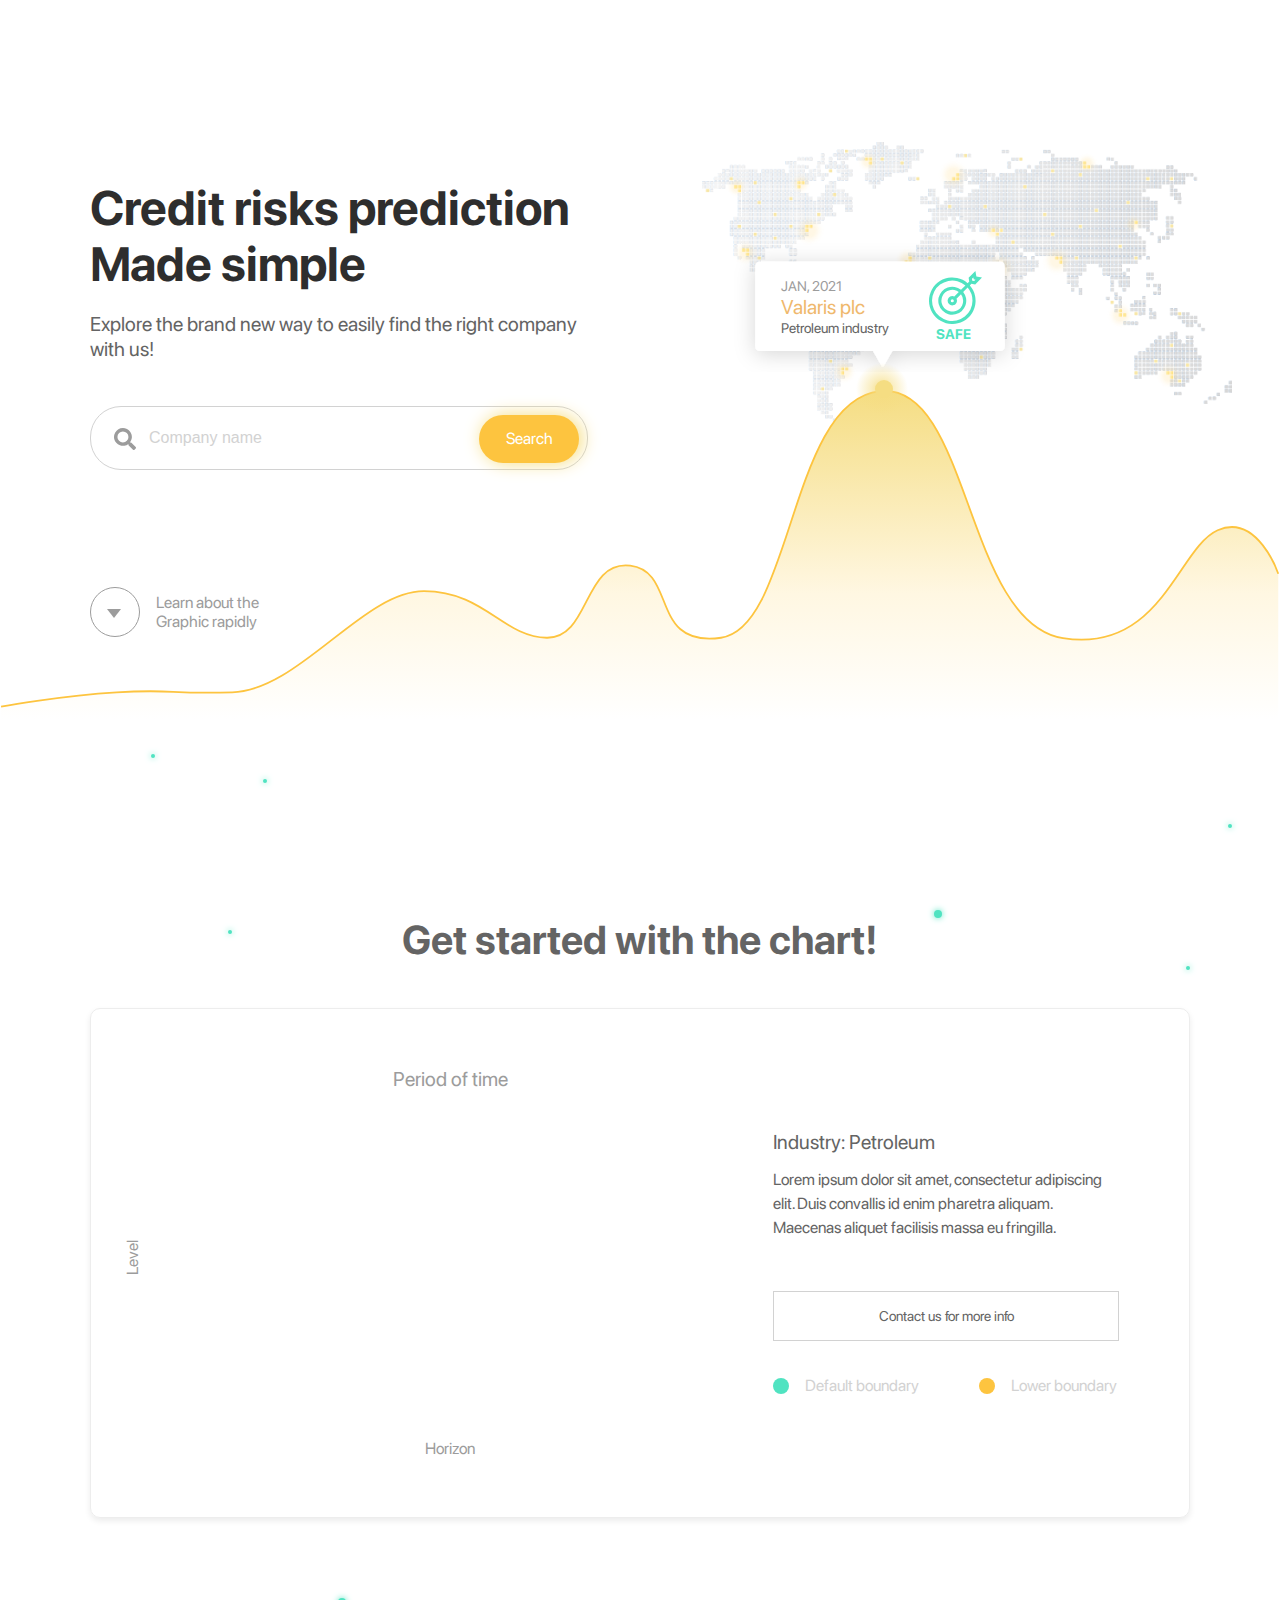
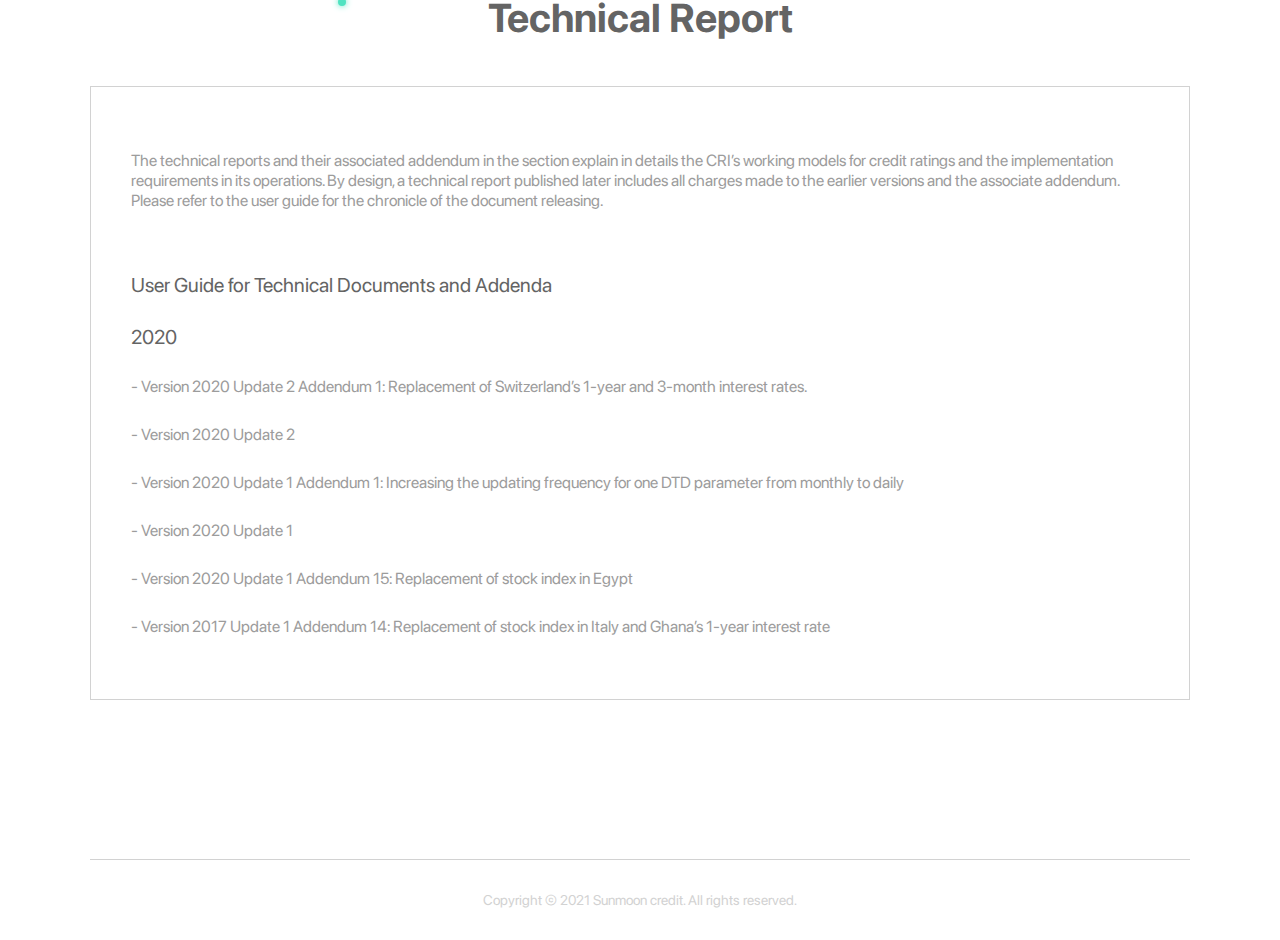
<file: index.html>
<!doctype html>
<html data-n-head-ssr lang="en" data-n-head="lang">
  <head data-n-head="">
    <title data-n-head="true">Sunmoon</title><meta data-n-head="true" charset="utf-8"><meta data-n-head="true" name="viewport" content="width=device-width,initial-scale=1"><meta data-n-head="true" data-hid="og:image" property="og:image" content="icon-single-logo.png"><meta data-n-head="true" data-hid="og:type" property="og:type" content="website"><meta data-n-head="true" data-hid="description" name="description" content="Credit risks prediction Made simple. Explore the brand new way to easily find the right company with us!"><meta data-n-head="true" data-hid="mobile-web-app-capable" name="mobile-web-app-capable" content="yes"><meta data-n-head="true" data-hid="apple-mobile-web-app-title" name="apple-mobile-web-app-title" content="nuxt-demo"><meta data-n-head="true" data-hid="theme-color" name="theme-color" content="black"><meta data-n-head="true" data-hid="og:title" name="og:title" property="og:title" content="nuxt-demo"><meta data-n-head="true" data-hid="og:site_name" name="og:site_name" property="og:site_name" content="nuxt-demo"><meta data-n-head="true" data-hid="og:description" name="og:description" property="og:description" content="Nuxt Demo for my 2019 talks"><link data-n-head="true" rel="icon" type="image/x-icon" href="favicon.ico"><link data-n-head="true" rel="manifest" href="/_nuxt/manifest.48d9ff18.json"><link data-n-head="true" rel="shortcut icon" href="/_nuxt/icons/icon_64.9g0q8x2cgA6.png"><link data-n-head="true" rel="apple-touch-icon" href="/_nuxt/icons/icon_512.9g0q8x2cgA6.png" sizes="512x512"><link rel="preload" href="/_nuxt/fca784381f0901254f6b.js" as="script"><link rel="preload" href="/_nuxt/6d045618381e730787d4.js" as="script"><link rel="preload" href="/_nuxt/9c7fcfc30dc6d3b6e028.css" as="style"><link rel="preload" href="/_nuxt/e6ec02dbf850897a2419.js" as="script"><link rel="preload" href="/_nuxt/91c0adfe2384d8d3fb97.css" as="style"><link rel="preload" href="/_nuxt/d264bf8d2f9056c68800.js" as="script"><link rel="preload" href="/_nuxt/4c4e5222ca7912427d65.css" as="style"><link rel="preload" href="/_nuxt/fe8d2fc511f57aaa20b7.js" as="script"><link rel="stylesheet" href="/_nuxt/9c7fcfc30dc6d3b6e028.css"><link rel="stylesheet" href="/_nuxt/91c0adfe2384d8d3fb97.css"><link rel="stylesheet" href="/_nuxt/4c4e5222ca7912427d65.css">
  </head>
  <body data-n-head="">
    <div data-server-rendered="true" id="__nuxt"><!----><div id="__layout"><div class="default-setting"><div class="top"><div class="top-box"><div class="top-left"><a href="/" aria-current="page" class="nuxt-link-exact-active nuxt-link-active"><img src="/_nuxt/img/8f85133.png" alt="sunmoon" class="top-logo"></a> <!----> <!----> <img src="[data-uri]" alt="menu" class="top-menu"></div> <!----></div></div> <div class="index" data-v-472a7eb4><div class="index-intro" data-v-472a7eb4><div class="index-intro-left" data-v-472a7eb4><div class="index-intro-head" data-v-472a7eb4>Credit risks prediction Made simple</div> <div class="index-intro-text" data-v-472a7eb4>Explore the brand new way to easily find the right company with us!</div> <div class="index-intro-search" data-v-472a7eb4><img src="[data-uri]" alt="search" class="index-intro-search-icon" data-v-472a7eb4> <input placeholder="Company name" class="index-intro-search-input" data-v-472a7eb4> <div class="index-intro-search-btn" data-v-472a7eb4>Search</div> <!----></div></div> <img src="/_nuxt/img/a1a5053.png" alt="map" class="index-intro-city" data-v-472a7eb4></div> <!----> <div class="index-wave" data-v-472a7eb4><div class="index-wave-down-box" data-v-472a7eb4><div class="index-wave-down index-wave-down-1" data-v-472a7eb4><div class="index-wave-down-btn" data-v-472a7eb4></div> <div class="index-wave-down-text" data-v-472a7eb4>Learn about the Graphic rapidly</div></div></div> <div class="index-wave-img index-wave-img-1" style="background-image:url(/_nuxt/img/3c36172.svg)" data-v-472a7eb4><div class="index-wave-talk index-wave-talk-1" data-v-472a7eb4><div class="index-wave-talk-left" data-v-472a7eb4><div class="index-wave-year" data-v-472a7eb4>JAN, 2021</div> <div class="index-wave-name" data-v-472a7eb4>Valaris plc</div> <div class="index-wave-industry" data-v-472a7eb4>Petroleum industry</div></div> <div class="index-wave-talk-right" data-v-472a7eb4><img src="[data-uri]" alt="arrow" class="index-wave-arrow" data-v-472a7eb4> <div class="index-wave-arrow-text" data-v-472a7eb4>SAFE</div></div></div></div></div> <div class="index-chart" data-v-472a7eb4><div class="index-chart-dot-1" data-v-472a7eb4></div> <div class="index-chart-dot-2" data-v-472a7eb4></div> <div class="index-chart-dot-3" data-v-472a7eb4></div> <div class="index-chart-dot-4" data-v-472a7eb4></div> <div class="index-chart-dot-5" data-v-472a7eb4></div> <div class="index-chart-dot-6" data-v-472a7eb4></div> <div id="startChart" class="index-chart-float" data-v-472a7eb4></div> <div class="index-chart-head" data-v-472a7eb4>Get started with the chart!</div> <div class="index-chart-box" data-v-472a7eb4><div class="index-chart-left" data-v-472a7eb4><div class="index-chart-chart" data-v-472a7eb4><div class="index-chart-level" data-v-472a7eb4>Level</div> <div class="index-chart-period" data-v-472a7eb4>Period of time</div> <div id="myChart" data-v-472a7eb4></div> <div class="index-chart-horizon" data-v-472a7eb4>Horizon</div></div></div> <div class="index-chart-right" data-v-472a7eb4><div class="index-chart-industry" data-v-472a7eb4>Industry: Petroleum</div> <div class="index-chart-text" data-v-472a7eb4>Lorem ipsum dolor sit amet, consectetur adipiscing elit. Duis convallis id enim pharetra aliquam. Maecenas aliquet facilisis massa eu fringilla.</div> <a href="/about" class="index-chart-btn-href" data-v-472a7eb4><div class="index-chart-btn" data-v-472a7eb4>Contact us for more info</div></a> <div class="index-chart-desc" data-v-472a7eb4><div class="index-chart-desc-text index-chart-desc-text-3" data-v-472a7eb4>Default boundary</div> <div class="index-chart-desc-text-2" data-v-472a7eb4>Lower boundary</div></div></div></div></div> <div class="index-report" data-v-472a7eb4><div class="index-report-dot-1" data-v-472a7eb4></div> <div class="index-report-head" data-v-472a7eb4>Technical Report</div> <div class="index-report-box" data-v-472a7eb4><div class="index-report-pre" data-v-472a7eb4>The technical reports and their associated addendum in the section explain in details the CRI’s working models for credit ratings and the implementation requirements in its operations. By design, a technical report published later includes all charges made to the earlier versions and the associate addendum. Please refer to the user guide for the chronicle of the document releasing.</div> <div class="index-report-title" data-v-472a7eb4>User Guide for Technical Documents and Addenda</div> <div class="index-report-subtitle" data-v-472a7eb4>2020</div> <div class="index-report-text" data-v-472a7eb4>- Version 2020 Update 2 Addendum 1: Replacement of Switzerland’s 1-year and 3-month interest rates.</div> <div class="index-report-text" data-v-472a7eb4>- Version 2020 Update 2</div> <div class="index-report-text" data-v-472a7eb4>- Version 2020 Update 1 Addendum 1: Increasing the updating frequency for one DTD parameter from monthly to daily</div> <div class="index-report-text" data-v-472a7eb4>- Version 2020 Update 1</div> <div class="index-report-text" data-v-472a7eb4>- Version 2020 Update 1 Addendum 15: Replacement of stock index in Egypt</div> <div class="index-report-text" data-v-472a7eb4>- Version 2017 Update 1 Addendum 14: Replacement of stock index in Italy and Ghana’s 1-year interest rate</div></div></div></div> <div class="bottom"><div class="bottom-line"></div> <div class="bottom-text">Copyright © 2021 Sunmoon credit. All rights reserved.</div></div></div></div></div><script>window.__NUXT__={layout:"default",data:[{}],error:null,state:{lightMode:!0,searchCompany:{name:""},apiAddress:"http://139.162.106.118:8000"},serverRendered:!0}</script><script src="/_nuxt/fca784381f0901254f6b.js" defer></script><script src="/_nuxt/fe8d2fc511f57aaa20b7.js" defer></script><script src="/_nuxt/6d045618381e730787d4.js" defer></script><script src="/_nuxt/e6ec02dbf850897a2419.js" defer></script><script src="/_nuxt/d264bf8d2f9056c68800.js" defer></script>
  </body>
</html>
</file>
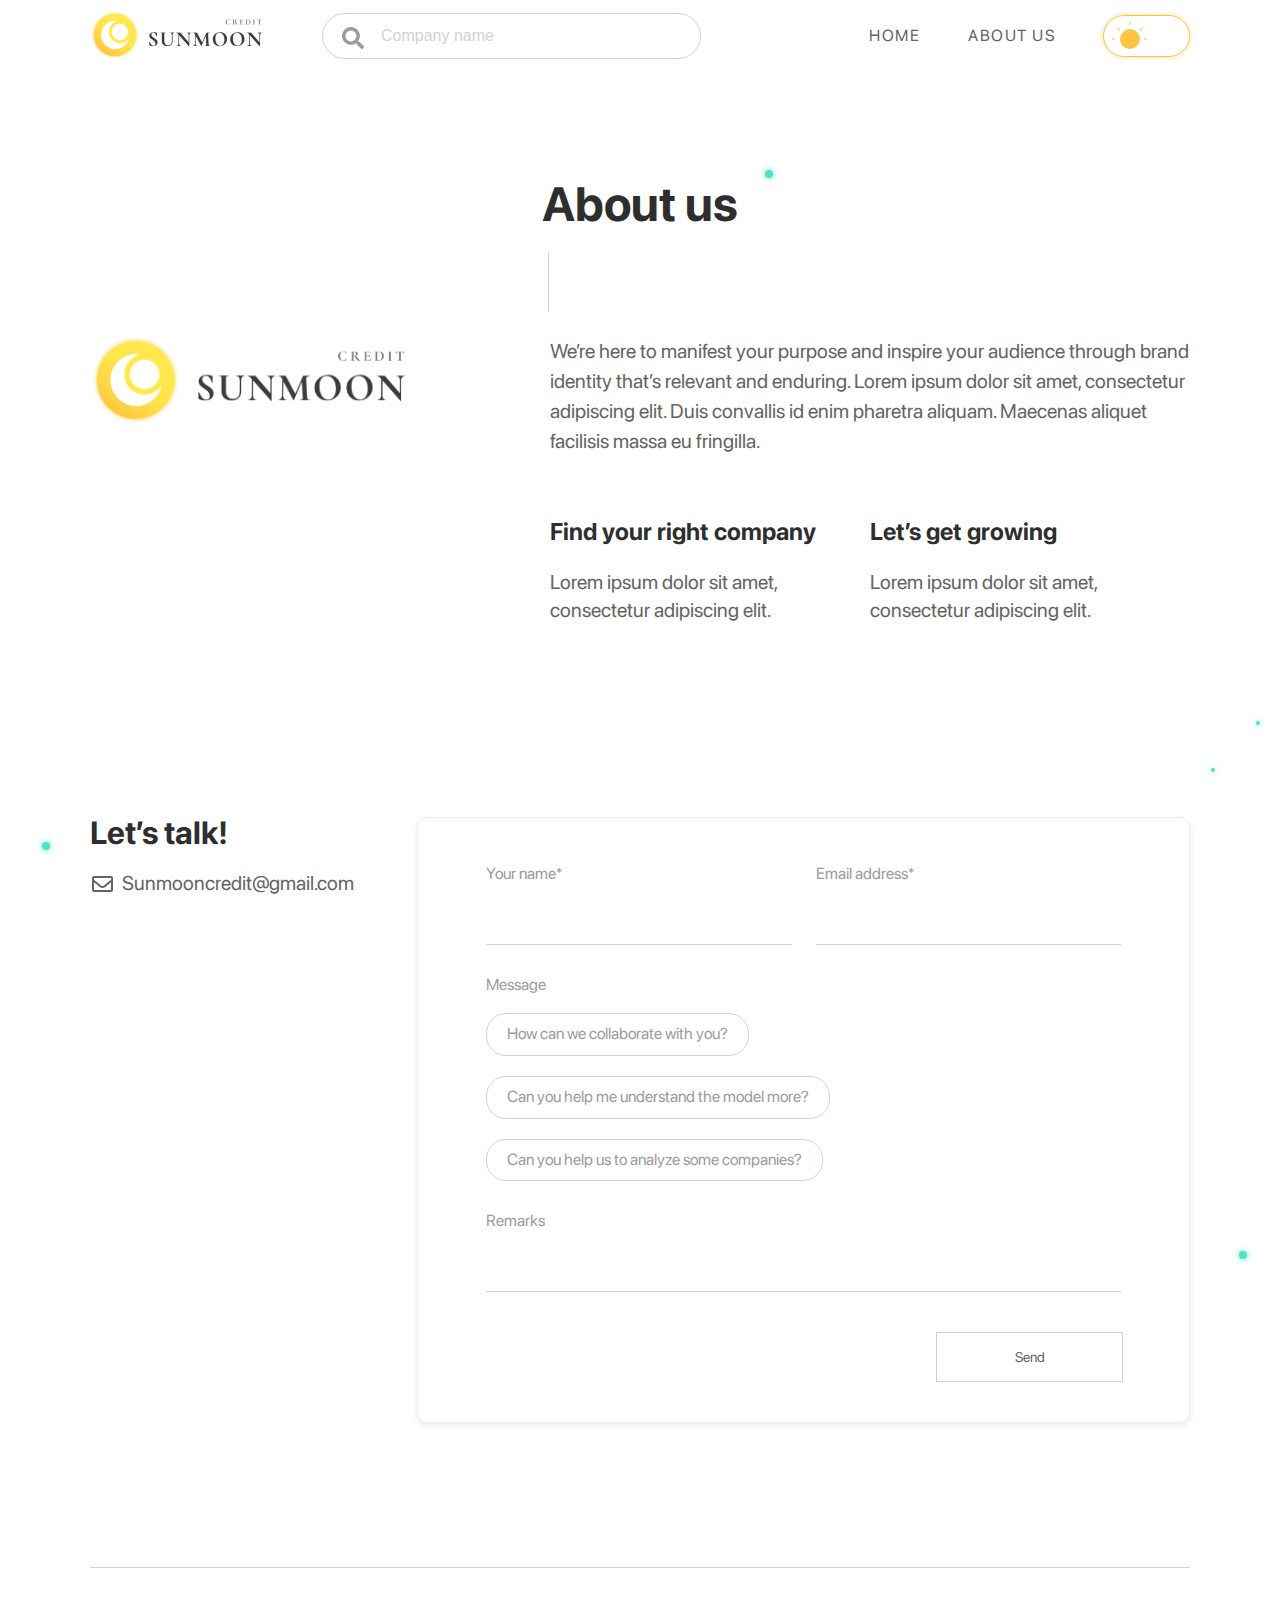
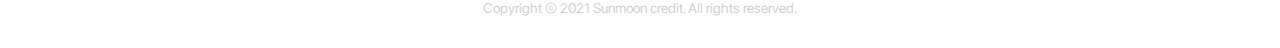
<file: about/index.html>
<!doctype html>
<html data-n-head-ssr lang="en" data-n-head="lang">
  <head data-n-head="">
    <title data-n-head="true">About</title><meta data-n-head="true" charset="utf-8"><meta data-n-head="true" name="viewport" content="width=device-width,initial-scale=1"><meta data-n-head="true" data-hid="og:image" property="og:image" content="icon-single-logo.png"><meta data-n-head="true" data-hid="og:type" property="og:type" content="website"><meta data-n-head="true" data-hid="description" name="description" content="Credit risks prediction Made simple. Explore the brand new way to easily find the right company with us!"><meta data-n-head="true" data-hid="mobile-web-app-capable" name="mobile-web-app-capable" content="yes"><meta data-n-head="true" data-hid="apple-mobile-web-app-title" name="apple-mobile-web-app-title" content="nuxt-demo"><meta data-n-head="true" data-hid="theme-color" name="theme-color" content="black"><meta data-n-head="true" data-hid="og:title" name="og:title" property="og:title" content="nuxt-demo"><meta data-n-head="true" data-hid="og:site_name" name="og:site_name" property="og:site_name" content="nuxt-demo"><meta data-n-head="true" data-hid="og:description" name="og:description" property="og:description" content="Nuxt Demo for my 2019 talks"><link data-n-head="true" rel="icon" type="image/x-icon" href="favicon.ico"><link data-n-head="true" rel="manifest" href="/_nuxt/manifest.48d9ff18.json"><link data-n-head="true" rel="shortcut icon" href="/_nuxt/icons/icon_64.9g0q8x2cgA6.png"><link data-n-head="true" rel="apple-touch-icon" href="/_nuxt/icons/icon_512.9g0q8x2cgA6.png" sizes="512x512"><link rel="preload" href="/_nuxt/fca784381f0901254f6b.js" as="script"><link rel="preload" href="/_nuxt/6d045618381e730787d4.js" as="script"><link rel="preload" href="/_nuxt/9c7fcfc30dc6d3b6e028.css" as="style"><link rel="preload" href="/_nuxt/e6ec02dbf850897a2419.js" as="script"><link rel="preload" href="/_nuxt/91c0adfe2384d8d3fb97.css" as="style"><link rel="preload" href="/_nuxt/d264bf8d2f9056c68800.js" as="script"><link rel="preload" href="/_nuxt/ce601fa9d546924110a5.css" as="style"><link rel="preload" href="/_nuxt/df1a37d51128c8c12070.js" as="script"><link rel="stylesheet" href="/_nuxt/9c7fcfc30dc6d3b6e028.css"><link rel="stylesheet" href="/_nuxt/91c0adfe2384d8d3fb97.css"><link rel="stylesheet" href="/_nuxt/ce601fa9d546924110a5.css">
  </head>
  <body data-n-head="">
    <div data-server-rendered="true" id="__nuxt"><!----><div id="__layout"><div class="default-setting"><div class="top"><div class="top-box"><div class="top-left"><a href="/" class="nuxt-link-active"><img src="/_nuxt/img/9f2affb.png" alt="sunmoon" class="top-small-logo"></a> <div class="top-search"><img src="[data-uri]" alt="search" class="top-search-icon"> <input placeholder="Company name" class="top-search-input"> <!----></div> <!----> <img src="[data-uri]" alt="menu" class="top-menu"></div> <!----></div></div> <div class="about" data-v-22f51cf0><div class="about-title" data-v-22f51cf0>About us</div> <div class="about-dot-1" data-v-22f51cf0></div> <div class="about-line" data-v-22f51cf0></div> <div class="about-intro" data-v-22f51cf0><div class="about-intro-box" data-v-22f51cf0><img src="/_nuxt/img/8f85133.png" alt="sunmoon" class="about-intro-img" data-v-22f51cf0> <div class="about-intro-right" data-v-22f51cf0><div class="about-intro-text" data-v-22f51cf0>We’re here to manifest your purpose and inspire your audience through brand identity that’s relevant and enduring. Lorem ipsum dolor sit amet, consectetur adipiscing elit. Duis convallis id enim pharetra aliquam. Maecenas aliquet facilisis massa eu fringilla.</div> <div class="about-intro-desc-box" data-v-22f51cf0><div class="about-intro-desc" data-v-22f51cf0><div class="about-intro-desc-head" data-v-22f51cf0>Find your right company</div> <div class="about-intro-desc-text" data-v-22f51cf0>Lorem ipsum dolor sit amet, consectetur adipiscing elit.</div></div> <div class="about-intro-desc" data-v-22f51cf0><div class="about-intro-desc-head" data-v-22f51cf0>Let’s get growing</div> <div class="about-intro-desc-text" data-v-22f51cf0>Lorem ipsum dolor sit amet, consectetur adipiscing elit.</div></div></div></div></div></div> <div class="about-talk" data-v-22f51cf0><div class="about-talk-dot-2" data-v-22f51cf0></div> <div class="about-talk-dot-3" data-v-22f51cf0></div> <div class="about-talk-dot-4" data-v-22f51cf0></div> <div class="about-talk-dot-5" data-v-22f51cf0></div> <div class="about-talk-left" data-v-22f51cf0><div class="about-talk-title" data-v-22f51cf0>Let’s talk!</div> <div class="about-talk-text" data-v-22f51cf0>Sunmooncredit@gmail.com</div></div> <div class="about-talk-right" data-v-22f51cf0><div class="about-talk-right-outter-box" data-v-22f51cf0><div class="about-talk-right-box" data-v-22f51cf0><div class="about-talk-right-title" data-v-22f51cf0>Your name*</div> <input class="about-talk-input" data-v-22f51cf0> <!----></div> <div class="about-talk-right-box" data-v-22f51cf0><div class="about-talk-right-title" data-v-22f51cf0>Email address*</div> <input class="about-talk-input" data-v-22f51cf0> <!----></div></div> <div class="about-talk-right-title" data-v-22f51cf0>Message</div> <div class="about-talk-right-bubble-box" data-v-22f51cf0><div class="about-talk-right-bubble" data-v-22f51cf0>
        How can we collaborate with you?
        </div><div class="about-talk-right-bubble" data-v-22f51cf0>
        Can you help me understand the model more?
        </div><div class="about-talk-right-bubble" data-v-22f51cf0>
        Can you help us to analyze some companies?
        </div></div> <div class="about-talk-right-title" data-v-22f51cf0>Remarks</div> <input class="about-talk-textarea" data-v-22f51cf0> <div class="about-talk-btn" data-v-22f51cf0>Send</div></div></div> <!----> <!----></div> <div class="bottom"><div class="bottom-line"></div> <div class="bottom-text">Copyright © 2021 Sunmoon credit. All rights reserved.</div></div></div></div></div><script>window.__NUXT__={layout:"default",data:[{}],error:null,state:{lightMode:!0,searchCompany:{name:""},apiAddress:"http://139.162.106.118:8000"},serverRendered:!0}</script><script src="/_nuxt/fca784381f0901254f6b.js" defer></script><script src="/_nuxt/df1a37d51128c8c12070.js" defer></script><script src="/_nuxt/6d045618381e730787d4.js" defer></script><script src="/_nuxt/e6ec02dbf850897a2419.js" defer></script><script src="/_nuxt/d264bf8d2f9056c68800.js" defer></script>
  </body>
</html>
</file>
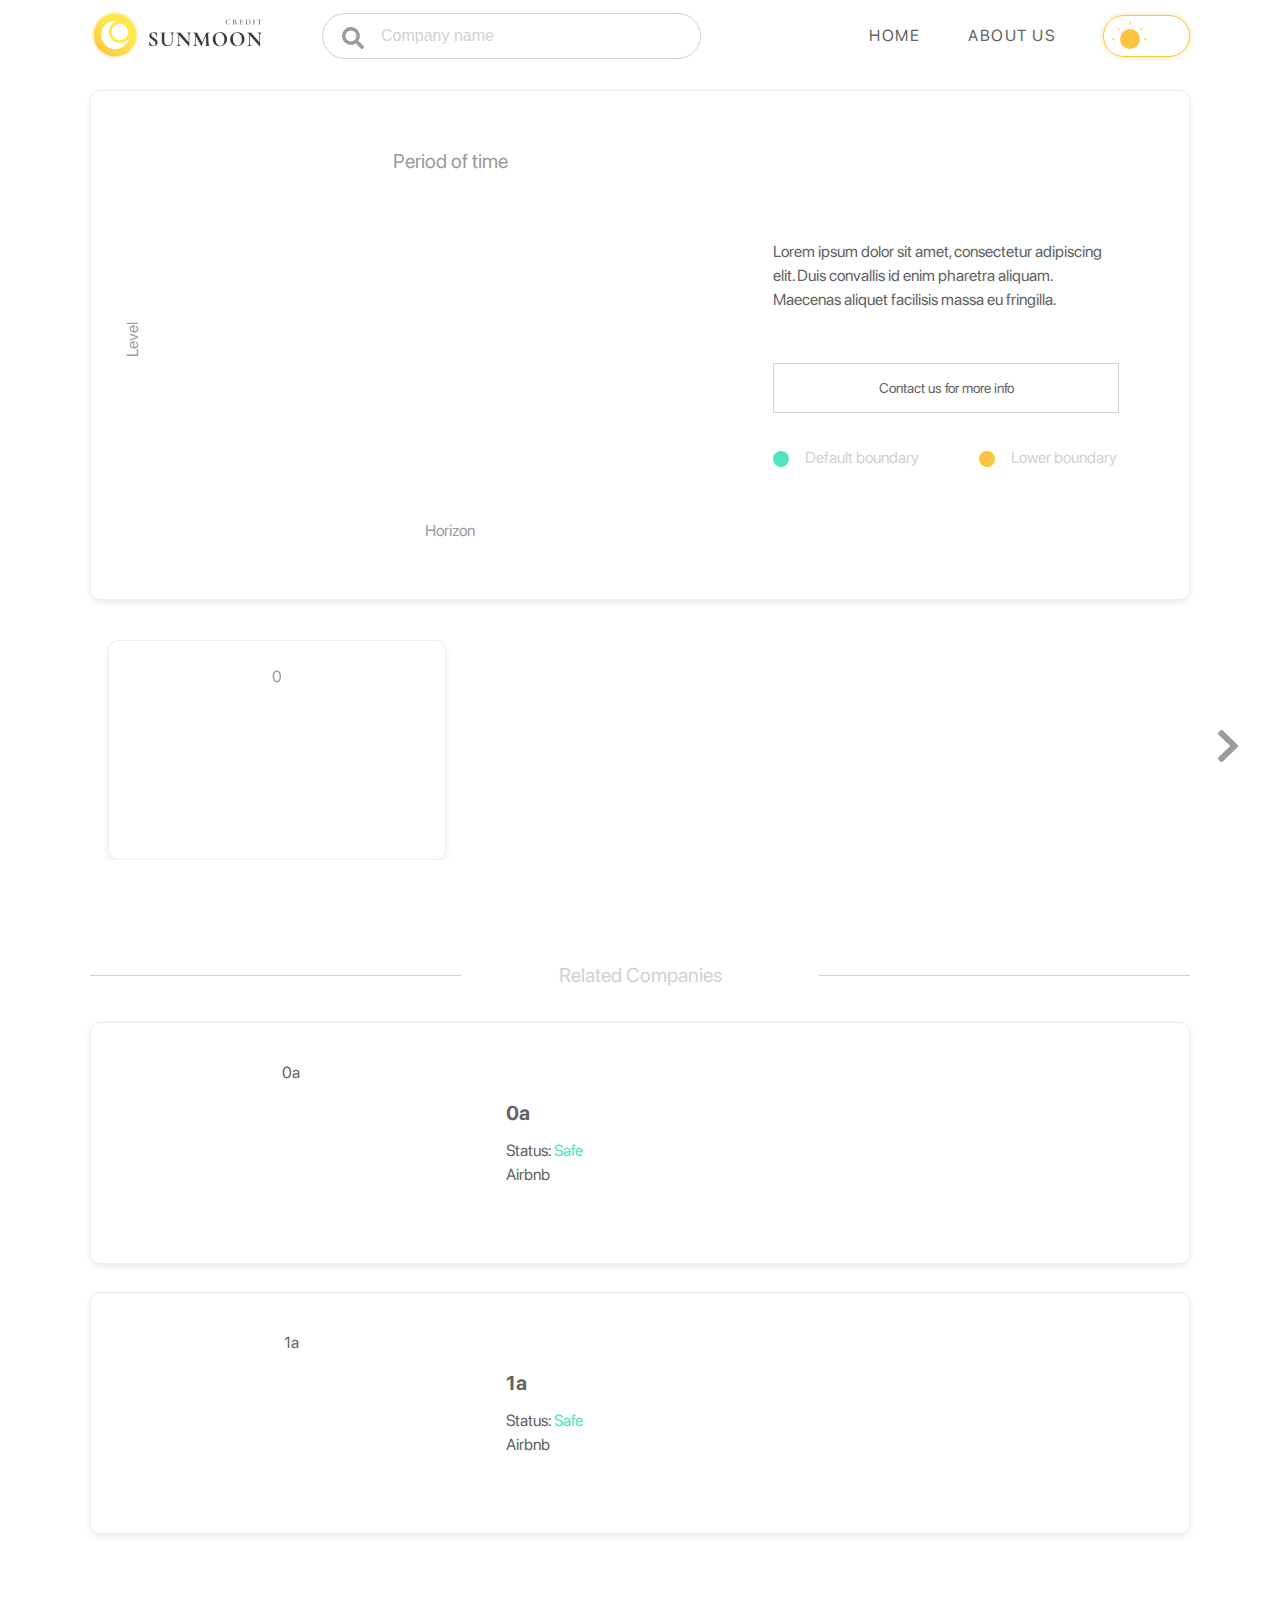
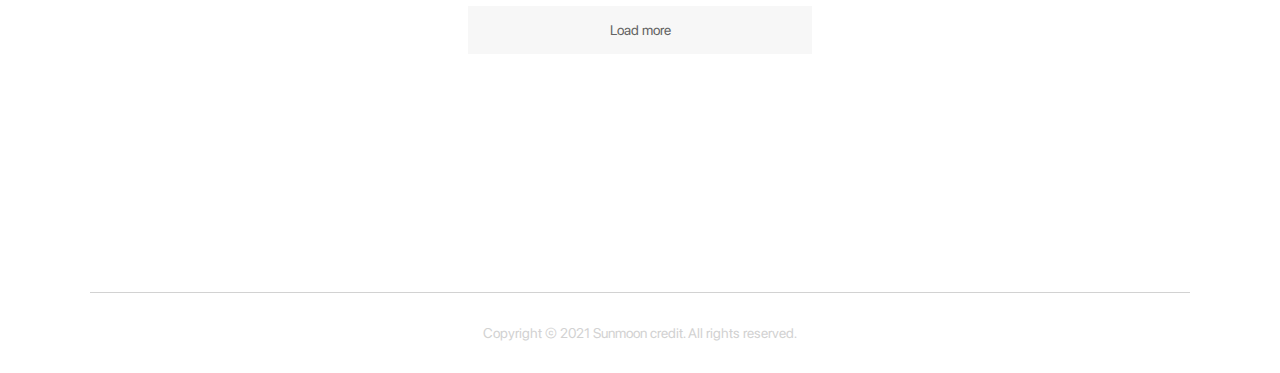
<file: company/index.html>
<!doctype html>
<html data-n-head-ssr lang="en" data-n-head="lang">
  <head data-n-head="">
    <title data-n-head="true">Company</title><meta data-n-head="true" charset="utf-8"><meta data-n-head="true" name="viewport" content="width=device-width,initial-scale=1"><meta data-n-head="true" data-hid="og:image" property="og:image" content="icon-single-logo.png"><meta data-n-head="true" data-hid="og:type" property="og:type" content="website"><meta data-n-head="true" data-hid="description" name="description" content="Credit risks prediction Made simple. Explore the brand new way to easily find the right company with us!"><meta data-n-head="true" data-hid="mobile-web-app-capable" name="mobile-web-app-capable" content="yes"><meta data-n-head="true" data-hid="apple-mobile-web-app-title" name="apple-mobile-web-app-title" content="nuxt-demo"><meta data-n-head="true" data-hid="theme-color" name="theme-color" content="black"><meta data-n-head="true" data-hid="og:title" name="og:title" property="og:title" content="nuxt-demo"><meta data-n-head="true" data-hid="og:site_name" name="og:site_name" property="og:site_name" content="nuxt-demo"><meta data-n-head="true" data-hid="og:description" name="og:description" property="og:description" content="Nuxt Demo for my 2019 talks"><link data-n-head="true" rel="icon" type="image/x-icon" href="favicon.ico"><link data-n-head="true" rel="manifest" href="/_nuxt/manifest.48d9ff18.json"><link data-n-head="true" rel="shortcut icon" href="/_nuxt/icons/icon_64.9g0q8x2cgA6.png"><link data-n-head="true" rel="apple-touch-icon" href="/_nuxt/icons/icon_512.9g0q8x2cgA6.png" sizes="512x512"><link rel="preload" href="/_nuxt/fca784381f0901254f6b.js" as="script"><link rel="preload" href="/_nuxt/6d045618381e730787d4.js" as="script"><link rel="preload" href="/_nuxt/9c7fcfc30dc6d3b6e028.css" as="style"><link rel="preload" href="/_nuxt/e6ec02dbf850897a2419.js" as="script"><link rel="preload" href="/_nuxt/91c0adfe2384d8d3fb97.css" as="style"><link rel="preload" href="/_nuxt/d264bf8d2f9056c68800.js" as="script"><link rel="preload" href="/_nuxt/756fbf67cd122b6d900e.css" as="style"><link rel="preload" href="/_nuxt/1b4e38d6aa0ac0cb5c16.js" as="script"><link rel="stylesheet" href="/_nuxt/9c7fcfc30dc6d3b6e028.css"><link rel="stylesheet" href="/_nuxt/91c0adfe2384d8d3fb97.css"><link rel="stylesheet" href="/_nuxt/756fbf67cd122b6d900e.css">
  </head>
  <body data-n-head="">
    <div data-server-rendered="true" id="__nuxt"><!----><div id="__layout"><div class="default-setting"><div class="top"><div class="top-box"><div class="top-left"><a href="/" class="nuxt-link-active"><img src="/_nuxt/img/9f2affb.png" alt="sunmoon" class="top-small-logo"></a> <div class="top-search"><img src="[data-uri]" alt="search" class="top-search-icon"> <input placeholder="Company name" class="top-search-input"> <!----></div> <!----> <img src="[data-uri]" alt="menu" class="top-menu"></div> <!----></div></div> <div class="company" data-v-ebf78f94><div class="company-title" data-v-ebf78f94></div> <div class="company-chart" data-v-ebf78f94><div class="company-chart-box" data-v-ebf78f94><div class="company-chart-left" data-v-ebf78f94><div class="company-chart-chart" data-v-ebf78f94><div class="company-chart-level" data-v-ebf78f94>Level</div> <div class="company-chart-period" data-v-ebf78f94>Period of time</div> <div id="myChart" data-v-ebf78f94></div> <div class="company-chart-horizon" data-v-ebf78f94>Horizon</div></div></div> <div class="company-chart-right" data-v-ebf78f94><div class="company-chart-industry" data-v-ebf78f94></div> <div class="company-chart-text" data-v-ebf78f94>Lorem ipsum dolor sit amet, consectetur adipiscing elit. Duis convallis id enim pharetra aliquam. Maecenas aliquet facilisis massa eu fringilla.</div> <a href="/about" data-v-ebf78f94><div class="company-chart-btn" data-v-ebf78f94>Contact us for more info</div></a> <div class="company-chart-desc" data-v-ebf78f94><div class="company-chart-desc-text company-chart-desc-text-3" data-v-ebf78f94>Default boundary</div> <div class="company-chart-desc-text-2" data-v-ebf78f94>Lower boundary</div></div></div></div></div> <div class="company-rotate" data-v-ebf78f94><div class="swiper-container swiper" data-v-ebf78f94><div class="swiper-wrapper"><div class="swiper-slide" data-v-ebf78f94><div class="company-rotate-box" data-v-ebf78f94><div class="company-rotate-title" data-v-ebf78f94>0</div> <div id="0" class="company-rotate-chart" data-v-ebf78f94></div> <div class="company-rotate-desc" data-v-ebf78f94><div class="company-rotate-desc-text" data-v-ebf78f94>Default boundary</div> <div class="company-rotate-desc-text-2" data-v-ebf78f94>Lower boundary</div></div> <div class="company-rotate-hint" data-v-ebf78f94>Industry: </div></div></div><div class="swiper-slide" data-v-ebf78f94><div class="company-rotate-box" data-v-ebf78f94><div class="company-rotate-title" data-v-ebf78f94>1</div> <div id="1" class="company-rotate-chart" data-v-ebf78f94></div> <div class="company-rotate-desc" data-v-ebf78f94><div class="company-rotate-desc-text" data-v-ebf78f94>Default boundary</div> <div class="company-rotate-desc-text-2" data-v-ebf78f94>Lower boundary</div></div> <div class="company-rotate-hint" data-v-ebf78f94>Industry: </div></div></div><div class="swiper-slide" data-v-ebf78f94><div class="company-rotate-box" data-v-ebf78f94><div class="company-rotate-title" data-v-ebf78f94>2</div> <div id="2" class="company-rotate-chart" data-v-ebf78f94></div> <div class="company-rotate-desc" data-v-ebf78f94><div class="company-rotate-desc-text" data-v-ebf78f94>Default boundary</div> <div class="company-rotate-desc-text-2" data-v-ebf78f94>Lower boundary</div></div> <div class="company-rotate-hint" data-v-ebf78f94>Industry: </div></div></div><div class="swiper-slide" data-v-ebf78f94><div class="company-rotate-box" data-v-ebf78f94><div class="company-rotate-title" data-v-ebf78f94>3</div> <div id="3" class="company-rotate-chart" data-v-ebf78f94></div> <div class="company-rotate-desc" data-v-ebf78f94><div class="company-rotate-desc-text" data-v-ebf78f94>Default boundary</div> <div class="company-rotate-desc-text-2" data-v-ebf78f94>Lower boundary</div></div> <div class="company-rotate-hint" data-v-ebf78f94>Industry: </div></div></div><div class="swiper-slide" data-v-ebf78f94><div class="company-rotate-box" data-v-ebf78f94><div class="company-rotate-title" data-v-ebf78f94>4</div> <div id="4" class="company-rotate-chart" data-v-ebf78f94></div> <div class="company-rotate-desc" data-v-ebf78f94><div class="company-rotate-desc-text" data-v-ebf78f94>Default boundary</div> <div class="company-rotate-desc-text-2" data-v-ebf78f94>Lower boundary</div></div> <div class="company-rotate-hint" data-v-ebf78f94>Industry: </div></div></div><div class="swiper-slide" data-v-ebf78f94><div class="company-rotate-box" data-v-ebf78f94><div class="company-rotate-title" data-v-ebf78f94>5</div> <div id="5" class="company-rotate-chart" data-v-ebf78f94></div> <div class="company-rotate-desc" data-v-ebf78f94><div class="company-rotate-desc-text" data-v-ebf78f94>Default boundary</div> <div class="company-rotate-desc-text-2" data-v-ebf78f94>Lower boundary</div></div> <div class="company-rotate-hint" data-v-ebf78f94>Industry: </div></div></div><div class="swiper-slide" data-v-ebf78f94><div class="company-rotate-box" data-v-ebf78f94><div class="company-rotate-title" data-v-ebf78f94>6</div> <div id="6" class="company-rotate-chart" data-v-ebf78f94></div> <div class="company-rotate-desc" data-v-ebf78f94><div class="company-rotate-desc-text" data-v-ebf78f94>Default boundary</div> <div class="company-rotate-desc-text-2" data-v-ebf78f94>Lower boundary</div></div> <div class="company-rotate-hint" data-v-ebf78f94>Industry: </div></div></div><div class="swiper-slide" data-v-ebf78f94><div class="company-rotate-box" data-v-ebf78f94><div class="company-rotate-title" data-v-ebf78f94>7</div> <div id="7" class="company-rotate-chart" data-v-ebf78f94></div> <div class="company-rotate-desc" data-v-ebf78f94><div class="company-rotate-desc-text" data-v-ebf78f94>Default boundary</div> <div class="company-rotate-desc-text-2" data-v-ebf78f94>Lower boundary</div></div> <div class="company-rotate-hint" data-v-ebf78f94>Industry: </div></div></div><div class="swiper-slide" data-v-ebf78f94><div class="company-rotate-box" data-v-ebf78f94><div class="company-rotate-title" data-v-ebf78f94>8</div> <div id="8" class="company-rotate-chart" data-v-ebf78f94></div> <div class="company-rotate-desc" data-v-ebf78f94><div class="company-rotate-desc-text" data-v-ebf78f94>Default boundary</div> <div class="company-rotate-desc-text-2" data-v-ebf78f94>Lower boundary</div></div> <div class="company-rotate-hint" data-v-ebf78f94>Industry: </div></div></div><div class="swiper-slide" data-v-ebf78f94><div class="company-rotate-box" data-v-ebf78f94><div class="company-rotate-title" data-v-ebf78f94>9</div> <div id="9" class="company-rotate-chart" data-v-ebf78f94></div> <div class="company-rotate-desc" data-v-ebf78f94><div class="company-rotate-desc-text" data-v-ebf78f94>Default boundary</div> <div class="company-rotate-desc-text-2" data-v-ebf78f94>Lower boundary</div></div> <div class="company-rotate-hint" data-v-ebf78f94>Industry: </div></div></div><div class="swiper-slide" data-v-ebf78f94><div class="company-rotate-box" data-v-ebf78f94><div class="company-rotate-title" data-v-ebf78f94>10</div> <div id="10" class="company-rotate-chart" data-v-ebf78f94></div> <div class="company-rotate-desc" data-v-ebf78f94><div class="company-rotate-desc-text" data-v-ebf78f94>Default boundary</div> <div class="company-rotate-desc-text-2" data-v-ebf78f94>Lower boundary</div></div> <div class="company-rotate-hint" data-v-ebf78f94>Industry: </div></div></div><div class="swiper-slide" data-v-ebf78f94><div class="company-rotate-box" data-v-ebf78f94><div class="company-rotate-title" data-v-ebf78f94>11</div> <div id="11" class="company-rotate-chart" data-v-ebf78f94></div> <div class="company-rotate-desc" data-v-ebf78f94><div class="company-rotate-desc-text" data-v-ebf78f94>Default boundary</div> <div class="company-rotate-desc-text-2" data-v-ebf78f94>Lower boundary</div></div> <div class="company-rotate-hint" data-v-ebf78f94>Industry: </div></div></div><div class="swiper-slide" data-v-ebf78f94><div class="company-rotate-box" data-v-ebf78f94><div class="company-rotate-title" data-v-ebf78f94>12</div> <div id="12" class="company-rotate-chart" data-v-ebf78f94></div> <div class="company-rotate-desc" data-v-ebf78f94><div class="company-rotate-desc-text" data-v-ebf78f94>Default boundary</div> <div class="company-rotate-desc-text-2" data-v-ebf78f94>Lower boundary</div></div> <div class="company-rotate-hint" data-v-ebf78f94>Industry: </div></div></div><div class="swiper-slide" data-v-ebf78f94><div class="company-rotate-box" data-v-ebf78f94><div class="company-rotate-title" data-v-ebf78f94>13</div> <div id="13" class="company-rotate-chart" data-v-ebf78f94></div> <div class="company-rotate-desc" data-v-ebf78f94><div class="company-rotate-desc-text" data-v-ebf78f94>Default boundary</div> <div class="company-rotate-desc-text-2" data-v-ebf78f94>Lower boundary</div></div> <div class="company-rotate-hint" data-v-ebf78f94>Industry: </div></div></div><div class="swiper-slide" data-v-ebf78f94><div class="company-rotate-box" data-v-ebf78f94><div class="company-rotate-title" data-v-ebf78f94>14</div> <div id="14" class="company-rotate-chart" data-v-ebf78f94></div> <div class="company-rotate-desc" data-v-ebf78f94><div class="company-rotate-desc-text" data-v-ebf78f94>Default boundary</div> <div class="company-rotate-desc-text-2" data-v-ebf78f94>Lower boundary</div></div> <div class="company-rotate-hint" data-v-ebf78f94>Industry: </div></div></div><div class="swiper-slide" data-v-ebf78f94><div class="company-rotate-box" data-v-ebf78f94><div class="company-rotate-title" data-v-ebf78f94>15</div> <div id="15" class="company-rotate-chart" data-v-ebf78f94></div> <div class="company-rotate-desc" data-v-ebf78f94><div class="company-rotate-desc-text" data-v-ebf78f94>Default boundary</div> <div class="company-rotate-desc-text-2" data-v-ebf78f94>Lower boundary</div></div> <div class="company-rotate-hint" data-v-ebf78f94>Industry: </div></div></div><div class="swiper-slide" data-v-ebf78f94><div class="company-rotate-box" data-v-ebf78f94><div class="company-rotate-title" data-v-ebf78f94>16</div> <div id="16" class="company-rotate-chart" data-v-ebf78f94></div> <div class="company-rotate-desc" data-v-ebf78f94><div class="company-rotate-desc-text" data-v-ebf78f94>Default boundary</div> <div class="company-rotate-desc-text-2" data-v-ebf78f94>Lower boundary</div></div> <div class="company-rotate-hint" data-v-ebf78f94>Industry: </div></div></div><div class="swiper-slide" data-v-ebf78f94><div class="company-rotate-box" data-v-ebf78f94><div class="company-rotate-title" data-v-ebf78f94>17</div> <div id="17" class="company-rotate-chart" data-v-ebf78f94></div> <div class="company-rotate-desc" data-v-ebf78f94><div class="company-rotate-desc-text" data-v-ebf78f94>Default boundary</div> <div class="company-rotate-desc-text-2" data-v-ebf78f94>Lower boundary</div></div> <div class="company-rotate-hint" data-v-ebf78f94>Industry: </div></div></div><div class="swiper-slide" data-v-ebf78f94><div class="company-rotate-box" data-v-ebf78f94><div class="company-rotate-title" data-v-ebf78f94>18</div> <div id="18" class="company-rotate-chart" data-v-ebf78f94></div> <div class="company-rotate-desc" data-v-ebf78f94><div class="company-rotate-desc-text" data-v-ebf78f94>Default boundary</div> <div class="company-rotate-desc-text-2" data-v-ebf78f94>Lower boundary</div></div> <div class="company-rotate-hint" data-v-ebf78f94>Industry: </div></div></div><div class="swiper-slide" data-v-ebf78f94><div class="company-rotate-box" data-v-ebf78f94><div class="company-rotate-title" data-v-ebf78f94>19</div> <div id="19" class="company-rotate-chart" data-v-ebf78f94></div> <div class="company-rotate-desc" data-v-ebf78f94><div class="company-rotate-desc-text" data-v-ebf78f94>Default boundary</div> <div class="company-rotate-desc-text-2" data-v-ebf78f94>Lower boundary</div></div> <div class="company-rotate-hint" data-v-ebf78f94>Industry: </div></div></div><div class="swiper-slide" data-v-ebf78f94><div class="company-rotate-box" data-v-ebf78f94><div class="company-rotate-title" data-v-ebf78f94>20</div> <div id="20" class="company-rotate-chart" data-v-ebf78f94></div> <div class="company-rotate-desc" data-v-ebf78f94><div class="company-rotate-desc-text" data-v-ebf78f94>Default boundary</div> <div class="company-rotate-desc-text-2" data-v-ebf78f94>Lower boundary</div></div> <div class="company-rotate-hint" data-v-ebf78f94>Industry: </div></div></div><div class="swiper-slide" data-v-ebf78f94><div class="company-rotate-box" data-v-ebf78f94><div class="company-rotate-title" data-v-ebf78f94>21</div> <div id="21" class="company-rotate-chart" data-v-ebf78f94></div> <div class="company-rotate-desc" data-v-ebf78f94><div class="company-rotate-desc-text" data-v-ebf78f94>Default boundary</div> <div class="company-rotate-desc-text-2" data-v-ebf78f94>Lower boundary</div></div> <div class="company-rotate-hint" data-v-ebf78f94>Industry: </div></div></div><div class="swiper-slide" data-v-ebf78f94><div class="company-rotate-box" data-v-ebf78f94><div class="company-rotate-title" data-v-ebf78f94>22</div> <div id="22" class="company-rotate-chart" data-v-ebf78f94></div> <div class="company-rotate-desc" data-v-ebf78f94><div class="company-rotate-desc-text" data-v-ebf78f94>Default boundary</div> <div class="company-rotate-desc-text-2" data-v-ebf78f94>Lower boundary</div></div> <div class="company-rotate-hint" data-v-ebf78f94>Industry: </div></div></div><div class="swiper-slide" data-v-ebf78f94><div class="company-rotate-box" data-v-ebf78f94><div class="company-rotate-title" data-v-ebf78f94>23</div> <div id="23" class="company-rotate-chart" data-v-ebf78f94></div> <div class="company-rotate-desc" data-v-ebf78f94><div class="company-rotate-desc-text" data-v-ebf78f94>Default boundary</div> <div class="company-rotate-desc-text-2" data-v-ebf78f94>Lower boundary</div></div> <div class="company-rotate-hint" data-v-ebf78f94>Industry: </div></div></div><div class="swiper-slide" data-v-ebf78f94><div class="company-rotate-box" data-v-ebf78f94><div class="company-rotate-title" data-v-ebf78f94>24</div> <div id="24" class="company-rotate-chart" data-v-ebf78f94></div> <div class="company-rotate-desc" data-v-ebf78f94><div class="company-rotate-desc-text" data-v-ebf78f94>Default boundary</div> <div class="company-rotate-desc-text-2" data-v-ebf78f94>Lower boundary</div></div> <div class="company-rotate-hint" data-v-ebf78f94>Industry: </div></div></div><div class="swiper-slide" data-v-ebf78f94><div class="company-rotate-box" data-v-ebf78f94><div class="company-rotate-title" data-v-ebf78f94>25</div> <div id="25" class="company-rotate-chart" data-v-ebf78f94></div> <div class="company-rotate-desc" data-v-ebf78f94><div class="company-rotate-desc-text" data-v-ebf78f94>Default boundary</div> <div class="company-rotate-desc-text-2" data-v-ebf78f94>Lower boundary</div></div> <div class="company-rotate-hint" data-v-ebf78f94>Industry: </div></div></div><div class="swiper-slide" data-v-ebf78f94><div class="company-rotate-box" data-v-ebf78f94><div class="company-rotate-title" data-v-ebf78f94>26</div> <div id="26" class="company-rotate-chart" data-v-ebf78f94></div> <div class="company-rotate-desc" data-v-ebf78f94><div class="company-rotate-desc-text" data-v-ebf78f94>Default boundary</div> <div class="company-rotate-desc-text-2" data-v-ebf78f94>Lower boundary</div></div> <div class="company-rotate-hint" data-v-ebf78f94>Industry: </div></div></div><div class="swiper-slide" data-v-ebf78f94><div class="company-rotate-box" data-v-ebf78f94><div class="company-rotate-title" data-v-ebf78f94>27</div> <div id="27" class="company-rotate-chart" data-v-ebf78f94></div> <div class="company-rotate-desc" data-v-ebf78f94><div class="company-rotate-desc-text" data-v-ebf78f94>Default boundary</div> <div class="company-rotate-desc-text-2" data-v-ebf78f94>Lower boundary</div></div> <div class="company-rotate-hint" data-v-ebf78f94>Industry: </div></div></div><div class="swiper-slide" data-v-ebf78f94><div class="company-rotate-box" data-v-ebf78f94><div class="company-rotate-title" data-v-ebf78f94>28</div> <div id="28" class="company-rotate-chart" data-v-ebf78f94></div> <div class="company-rotate-desc" data-v-ebf78f94><div class="company-rotate-desc-text" data-v-ebf78f94>Default boundary</div> <div class="company-rotate-desc-text-2" data-v-ebf78f94>Lower boundary</div></div> <div class="company-rotate-hint" data-v-ebf78f94>Industry: </div></div></div><div class="swiper-slide" data-v-ebf78f94><div class="company-rotate-box" data-v-ebf78f94><div class="company-rotate-title" data-v-ebf78f94>29</div> <div id="29" class="company-rotate-chart" data-v-ebf78f94></div> <div class="company-rotate-desc" data-v-ebf78f94><div class="company-rotate-desc-text" data-v-ebf78f94>Default boundary</div> <div class="company-rotate-desc-text-2" data-v-ebf78f94>Lower boundary</div></div> <div class="company-rotate-hint" data-v-ebf78f94>Industry: </div></div></div><div class="swiper-slide" data-v-ebf78f94><div class="company-rotate-box" data-v-ebf78f94><div class="company-rotate-title" data-v-ebf78f94>30</div> <div id="30" class="company-rotate-chart" data-v-ebf78f94></div> <div class="company-rotate-desc" data-v-ebf78f94><div class="company-rotate-desc-text" data-v-ebf78f94>Default boundary</div> <div class="company-rotate-desc-text-2" data-v-ebf78f94>Lower boundary</div></div> <div class="company-rotate-hint" data-v-ebf78f94>Industry: </div></div></div><div class="swiper-slide" data-v-ebf78f94><div class="company-rotate-box" data-v-ebf78f94><div class="company-rotate-title" data-v-ebf78f94>31</div> <div id="31" class="company-rotate-chart" data-v-ebf78f94></div> <div class="company-rotate-desc" data-v-ebf78f94><div class="company-rotate-desc-text" data-v-ebf78f94>Default boundary</div> <div class="company-rotate-desc-text-2" data-v-ebf78f94>Lower boundary</div></div> <div class="company-rotate-hint" data-v-ebf78f94>Industry: </div></div></div><div class="swiper-slide" data-v-ebf78f94><div class="company-rotate-box" data-v-ebf78f94><div class="company-rotate-title" data-v-ebf78f94>32</div> <div id="32" class="company-rotate-chart" data-v-ebf78f94></div> <div class="company-rotate-desc" data-v-ebf78f94><div class="company-rotate-desc-text" data-v-ebf78f94>Default boundary</div> <div class="company-rotate-desc-text-2" data-v-ebf78f94>Lower boundary</div></div> <div class="company-rotate-hint" data-v-ebf78f94>Industry: </div></div></div><div class="swiper-slide" data-v-ebf78f94><div class="company-rotate-box" data-v-ebf78f94><div class="company-rotate-title" data-v-ebf78f94>33</div> <div id="33" class="company-rotate-chart" data-v-ebf78f94></div> <div class="company-rotate-desc" data-v-ebf78f94><div class="company-rotate-desc-text" data-v-ebf78f94>Default boundary</div> <div class="company-rotate-desc-text-2" data-v-ebf78f94>Lower boundary</div></div> <div class="company-rotate-hint" data-v-ebf78f94>Industry: </div></div></div><div class="swiper-slide" data-v-ebf78f94><div class="company-rotate-box" data-v-ebf78f94><div class="company-rotate-title" data-v-ebf78f94>34</div> <div id="34" class="company-rotate-chart" data-v-ebf78f94></div> <div class="company-rotate-desc" data-v-ebf78f94><div class="company-rotate-desc-text" data-v-ebf78f94>Default boundary</div> <div class="company-rotate-desc-text-2" data-v-ebf78f94>Lower boundary</div></div> <div class="company-rotate-hint" data-v-ebf78f94>Industry: </div></div></div><div class="swiper-slide" data-v-ebf78f94><div class="company-rotate-box" data-v-ebf78f94><div class="company-rotate-title" data-v-ebf78f94>35</div> <div id="35" class="company-rotate-chart" data-v-ebf78f94></div> <div class="company-rotate-desc" data-v-ebf78f94><div class="company-rotate-desc-text" data-v-ebf78f94>Default boundary</div> <div class="company-rotate-desc-text-2" data-v-ebf78f94>Lower boundary</div></div> <div class="company-rotate-hint" data-v-ebf78f94>Industry: </div></div></div></div></div> <!----> <!----> <img src="[data-uri]" alt="arrow" class="company-rotate-arrow-right" data-v-ebf78f94> <!----> <a href="/about" data-v-ebf78f94><div class="company-rotate-contact" data-v-ebf78f94>Contact us for more info</div></a></div> <div class="company-relate" data-v-ebf78f94><div class="company-relate-title-box" data-v-ebf78f94><div class="company-relate-line" data-v-ebf78f94></div> <div class="company-relate-title" data-v-ebf78f94>Related Companies</div> <div class="company-relate-line" data-v-ebf78f94></div></div> <div class="company-relate-box" data-v-ebf78f94><div class="company-relate-chart-box" data-v-ebf78f94><div class="company-relate-chart-subtitle" data-v-ebf78f94>Airbnb</div> <div class="company-relate-chart-title" data-v-ebf78f94>0a</div> <div id="0a" class="company-relate-chart" data-v-ebf78f94></div></div> <div class="company-relate-desc" data-v-ebf78f94><div class="company-relate-desc-title" data-v-ebf78f94>0a</div> <div class="company-relate-desc-text" data-v-ebf78f94>
            Status:
            <span style="color:#50e3c1" data-v-ebf78f94>Safe</span></div> <div class="company-relate-desc-text" data-v-ebf78f94>Airbnb</div></div></div><div class="company-relate-box" data-v-ebf78f94><div class="company-relate-chart-box" data-v-ebf78f94><div class="company-relate-chart-subtitle" data-v-ebf78f94>Airbnb</div> <div class="company-relate-chart-title" data-v-ebf78f94>1a</div> <div id="1a" class="company-relate-chart" data-v-ebf78f94></div></div> <div class="company-relate-desc" data-v-ebf78f94><div class="company-relate-desc-title" data-v-ebf78f94>1a</div> <div class="company-relate-desc-text" data-v-ebf78f94>
            Status:
            <span style="color:#50e3c1" data-v-ebf78f94>Safe</span></div> <div class="company-relate-desc-text" data-v-ebf78f94>Airbnb</div></div></div><div class="company-relate-box" style="display:none" data-v-ebf78f94><div class="company-relate-chart-box" data-v-ebf78f94><div class="company-relate-chart-subtitle" data-v-ebf78f94>Airbnb</div> <div class="company-relate-chart-title" data-v-ebf78f94>2a</div> <div id="2a" class="company-relate-chart" data-v-ebf78f94></div></div> <div class="company-relate-desc" data-v-ebf78f94><div class="company-relate-desc-title" data-v-ebf78f94>2a</div> <div class="company-relate-desc-text" data-v-ebf78f94>
            Status:
            <span style="color:#50e3c1" data-v-ebf78f94>Safe</span></div> <div class="company-relate-desc-text" data-v-ebf78f94>Airbnb</div></div></div><div class="company-relate-box" style="display:none" data-v-ebf78f94><div class="company-relate-chart-box" data-v-ebf78f94><div class="company-relate-chart-subtitle" data-v-ebf78f94>Airbnb</div> <div class="company-relate-chart-title" data-v-ebf78f94>3a</div> <div id="3a" class="company-relate-chart" data-v-ebf78f94></div></div> <div class="company-relate-desc" data-v-ebf78f94><div class="company-relate-desc-title" data-v-ebf78f94>3a</div> <div class="company-relate-desc-text" data-v-ebf78f94>
            Status:
            <span style="color:#50e3c1" data-v-ebf78f94>Safe</span></div> <div class="company-relate-desc-text" data-v-ebf78f94>Airbnb</div></div></div><div class="company-relate-box" style="display:none" data-v-ebf78f94><div class="company-relate-chart-box" data-v-ebf78f94><div class="company-relate-chart-subtitle" data-v-ebf78f94>Airbnb</div> <div class="company-relate-chart-title" data-v-ebf78f94>4a</div> <div id="4a" class="company-relate-chart" data-v-ebf78f94></div></div> <div class="company-relate-desc" data-v-ebf78f94><div class="company-relate-desc-title" data-v-ebf78f94>4a</div> <div class="company-relate-desc-text" data-v-ebf78f94>
            Status:
            <span style="color:#50e3c1" data-v-ebf78f94>Safe</span></div> <div class="company-relate-desc-text" data-v-ebf78f94>Airbnb</div></div></div><div class="company-relate-box" style="display:none" data-v-ebf78f94><div class="company-relate-chart-box" data-v-ebf78f94><div class="company-relate-chart-subtitle" data-v-ebf78f94>Airbnb</div> <div class="company-relate-chart-title" data-v-ebf78f94>5a</div> <div id="5a" class="company-relate-chart" data-v-ebf78f94></div></div> <div class="company-relate-desc" data-v-ebf78f94><div class="company-relate-desc-title" data-v-ebf78f94>5a</div> <div class="company-relate-desc-text" data-v-ebf78f94>
            Status:
            <span style="color:#ff4866" data-v-ebf78f94>Danger</span></div> <div class="company-relate-desc-text" data-v-ebf78f94>Airbnb</div></div></div> <div class="company-relate-load" data-v-ebf78f94>Load more</div></div></div> <div class="bottom"><div class="bottom-line"></div> <div class="bottom-text">Copyright © 2021 Sunmoon credit. All rights reserved.</div></div></div></div></div><script>window.__NUXT__={layout:"default",data:[{}],error:null,state:{lightMode:!0,searchCompany:{name:""},apiAddress:"http://139.162.106.118:8000"},serverRendered:!0}</script><script src="/_nuxt/fca784381f0901254f6b.js" defer></script><script src="/_nuxt/1b4e38d6aa0ac0cb5c16.js" defer></script><script src="/_nuxt/6d045618381e730787d4.js" defer></script><script src="/_nuxt/e6ec02dbf850897a2419.js" defer></script><script src="/_nuxt/d264bf8d2f9056c68800.js" defer></script>
  </body>
</html>
</file>
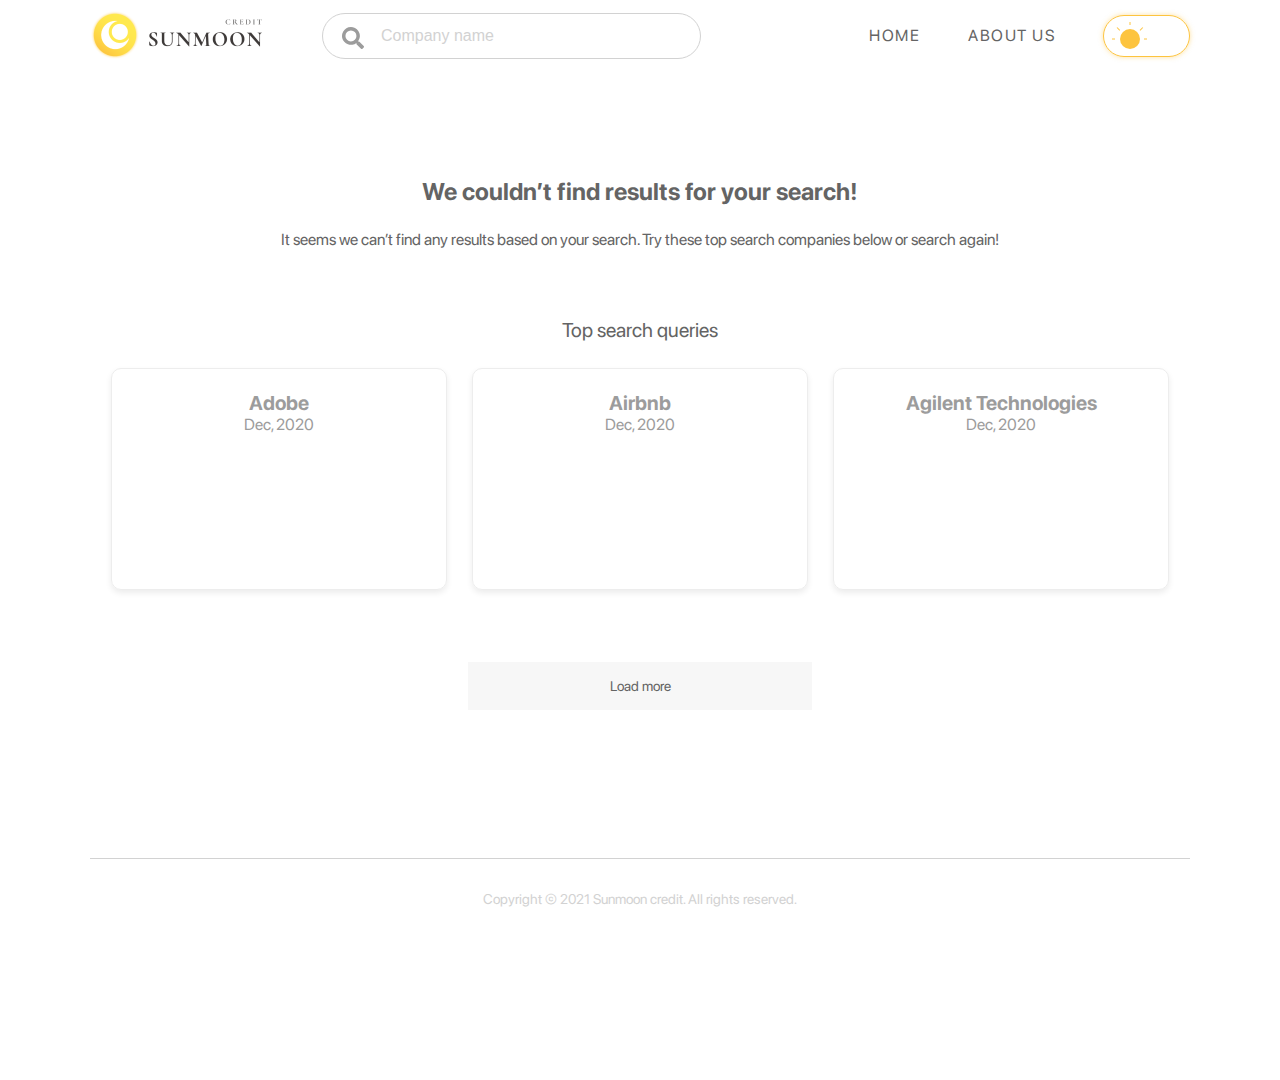
<file: noResult/index.html>
<!doctype html>
<html data-n-head-ssr lang="en" data-n-head="lang">
  <head data-n-head="">
    <title data-n-head="true">No Result</title><meta data-n-head="true" charset="utf-8"><meta data-n-head="true" name="viewport" content="width=device-width,initial-scale=1"><meta data-n-head="true" data-hid="og:image" property="og:image" content="icon-single-logo.png"><meta data-n-head="true" data-hid="og:type" property="og:type" content="website"><meta data-n-head="true" data-hid="description" name="description" content="Credit risks prediction Made simple. Explore the brand new way to easily find the right company with us!"><meta data-n-head="true" data-hid="mobile-web-app-capable" name="mobile-web-app-capable" content="yes"><meta data-n-head="true" data-hid="apple-mobile-web-app-title" name="apple-mobile-web-app-title" content="nuxt-demo"><meta data-n-head="true" data-hid="theme-color" name="theme-color" content="black"><meta data-n-head="true" data-hid="og:title" name="og:title" property="og:title" content="nuxt-demo"><meta data-n-head="true" data-hid="og:site_name" name="og:site_name" property="og:site_name" content="nuxt-demo"><meta data-n-head="true" data-hid="og:description" name="og:description" property="og:description" content="Nuxt Demo for my 2019 talks"><link data-n-head="true" rel="icon" type="image/x-icon" href="favicon.ico"><link data-n-head="true" rel="manifest" href="/_nuxt/manifest.48d9ff18.json"><link data-n-head="true" rel="shortcut icon" href="/_nuxt/icons/icon_64.9g0q8x2cgA6.png"><link data-n-head="true" rel="apple-touch-icon" href="/_nuxt/icons/icon_512.9g0q8x2cgA6.png" sizes="512x512"><link rel="preload" href="/_nuxt/fca784381f0901254f6b.js" as="script"><link rel="preload" href="/_nuxt/6d045618381e730787d4.js" as="script"><link rel="preload" href="/_nuxt/9c7fcfc30dc6d3b6e028.css" as="style"><link rel="preload" href="/_nuxt/e6ec02dbf850897a2419.js" as="script"><link rel="preload" href="/_nuxt/91c0adfe2384d8d3fb97.css" as="style"><link rel="preload" href="/_nuxt/d264bf8d2f9056c68800.js" as="script"><link rel="preload" href="/_nuxt/1cd49c4737636b977a28.css" as="style"><link rel="preload" href="/_nuxt/d7c9fdc2a1d7ade25658.js" as="script"><link rel="stylesheet" href="/_nuxt/9c7fcfc30dc6d3b6e028.css"><link rel="stylesheet" href="/_nuxt/91c0adfe2384d8d3fb97.css"><link rel="stylesheet" href="/_nuxt/1cd49c4737636b977a28.css">
  </head>
  <body data-n-head="">
    <div data-server-rendered="true" id="__nuxt"><!----><div id="__layout"><div class="default-setting"><div class="top"><div class="top-box"><div class="top-left"><a href="/" class="nuxt-link-active"><img src="/_nuxt/img/9f2affb.png" alt="sunmoon" class="top-small-logo"></a> <div class="top-search"><img src="[data-uri]" alt="search" class="top-search-icon"> <input placeholder="Company name" class="top-search-input"> <!----></div> <!----> <img src="[data-uri]" alt="menu" class="top-menu"></div> <!----></div></div> <div class="result" data-v-30c810d0><div class="result-title" data-v-30c810d0>We couldn’t find results for your search!</div> <div class="result-subtitle" data-v-30c810d0>It seems we can’t find any results based on your search. Try these top search companies below or search again!</div> <div class="result-main" data-v-30c810d0>Top search queries</div> <div class="result-chart-outer" data-v-30c810d0><div class="result-chart-box" data-v-30c810d0><div class="result-chart-title" data-v-30c810d0>Adobe</div> <div class="result-chart-subtitle" data-v-30c810d0>Dec, 2020</div> <div id="Adobe" class="result-chart" data-v-30c810d0></div></div><div class="result-chart-box" data-v-30c810d0><div class="result-chart-title" data-v-30c810d0>Airbnb</div> <div class="result-chart-subtitle" data-v-30c810d0>Dec, 2020</div> <div id="Airbnb" class="result-chart" data-v-30c810d0></div></div><div class="result-chart-box" data-v-30c810d0><div class="result-chart-title" data-v-30c810d0>Agilent Technologies</div> <div class="result-chart-subtitle" data-v-30c810d0>Dec, 2020</div> <div id="Agilent Technologies" class="result-chart" data-v-30c810d0></div></div><div class="result-chart-box result-chart-box-none" data-v-30c810d0><div class="result-chart-title" data-v-30c810d0>AdobeX</div> <div class="result-chart-subtitle" data-v-30c810d0>Dec, 2020</div> <div id="AdobeX" class="result-chart" data-v-30c810d0></div></div><div class="result-chart-box result-chart-box-none" data-v-30c810d0><div class="result-chart-title" data-v-30c810d0>AirbnbX</div> <div class="result-chart-subtitle" data-v-30c810d0>Dec, 2020</div> <div id="AirbnbX" class="result-chart" data-v-30c810d0></div></div><div class="result-chart-box result-chart-box-none" data-v-30c810d0><div class="result-chart-title" data-v-30c810d0>Agilent TechnologiesX</div> <div class="result-chart-subtitle" data-v-30c810d0>Dec, 2020</div> <div id="Agilent TechnologiesX" class="result-chart" data-v-30c810d0></div></div></div> <div class="result-load" data-v-30c810d0>Load more</div></div> <div class="bottom"><div class="bottom-line"></div> <div class="bottom-text">Copyright © 2021 Sunmoon credit. All rights reserved.</div></div></div></div></div><script>window.__NUXT__={layout:"default",data:[{}],error:null,state:{lightMode:!0,searchCompany:{name:""},apiAddress:"http://139.162.106.118:8000"},serverRendered:!0}</script><script src="/_nuxt/fca784381f0901254f6b.js" defer></script><script src="/_nuxt/d7c9fdc2a1d7ade25658.js" defer></script><script src="/_nuxt/6d045618381e730787d4.js" defer></script><script src="/_nuxt/e6ec02dbf850897a2419.js" defer></script><script src="/_nuxt/d264bf8d2f9056c68800.js" defer></script>
  </body>
</html>
</file>
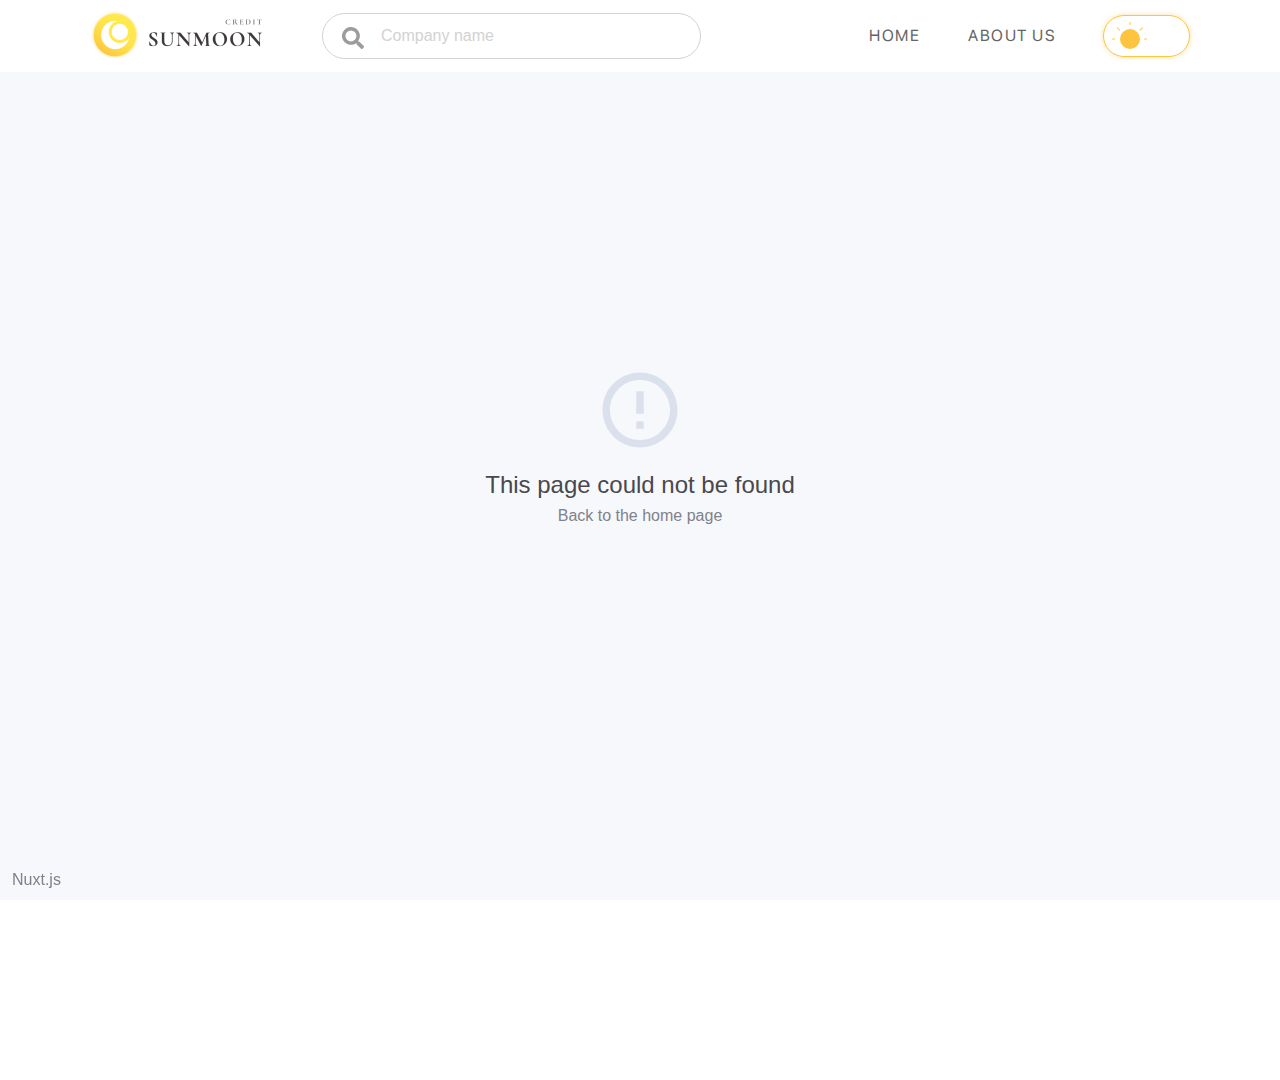
<file: 200.html>
<!doctype html>
<html lang="en" data-n-head="lang">
  <head data-n-head="">
    <title data-n-head="true">sunmoon</title><meta data-n-head="true" charset="utf-8"><meta data-n-head="true" name="viewport" content="width=device-width, initial-scale=1"><meta data-n-head="true" data-hid="og:image" property="og:image" content="icon-single-logo.png"><meta data-n-head="true" data-hid="og:type" property="og:type" content="website"><meta data-n-head="true" data-hid="description" name="description" content="Credit risks prediction Made simple. Explore the brand new way to easily find the right company with us!"><meta data-n-head="true" data-hid="mobile-web-app-capable" name="mobile-web-app-capable" content="yes"><meta data-n-head="true" data-hid="apple-mobile-web-app-title" name="apple-mobile-web-app-title" content="nuxt-demo"><meta data-n-head="true" data-hid="theme-color" name="theme-color" content="black"><meta data-n-head="true" data-hid="og:title" name="og:title" property="og:title" content="nuxt-demo"><meta data-n-head="true" data-hid="og:site_name" name="og:site_name" property="og:site_name" content="nuxt-demo"><meta data-n-head="true" data-hid="og:description" name="og:description" property="og:description" content="Nuxt Demo for my 2019 talks"><link data-n-head="true" rel="icon" type="image/x-icon" href="favicon.ico"><link data-n-head="true" rel="manifest" href="/_nuxt/manifest.48d9ff18.json"><link data-n-head="true" rel="shortcut icon" href="/_nuxt/icons/icon_64.9g0q8x2cgA6.png"><link data-n-head="true" rel="apple-touch-icon" href="/_nuxt/icons/icon_512.9g0q8x2cgA6.png" sizes="512x512"><link rel="preload" href="/_nuxt/fca784381f0901254f6b.js" as="script"><link rel="preload" href="/_nuxt/6d045618381e730787d4.js" as="script"><link rel="preload" href="/_nuxt/9c7fcfc30dc6d3b6e028.css" as="style"><link rel="preload" href="/_nuxt/e6ec02dbf850897a2419.js" as="script"><link rel="preload" href="/_nuxt/91c0adfe2384d8d3fb97.css" as="style"><link rel="preload" href="/_nuxt/d264bf8d2f9056c68800.js" as="script">
  <link href="/_nuxt/9c7fcfc30dc6d3b6e028.css" rel="stylesheet"><link href="/_nuxt/91c0adfe2384d8d3fb97.css" rel="stylesheet"></head>
  <body data-n-head="">
    <div id="__nuxt"><style>#nuxt-loading {  visibility: hidden;  opacity: 0;  position: absolute;  left: 0;  right: 0;  top: 0;  bottom: 0;  display: flex;  justify-content: center;  align-items: center;  flex-direction: column;  animation: nuxtLoadingIn 10s ease;  -webkit-animation: nuxtLoadingIn 10s ease;  animation-fill-mode: forwards;  overflow: hidden;}@keyframes nuxtLoadingIn {  0% {visibility: hidden;opacity: 0;  }  20% {visibility: visible;opacity: 0;  }  100% {visibility: visible;opacity: 1;  }}@-webkit-keyframes nuxtLoadingIn {  0% {visibility: hidden;opacity: 0;  }  20% {visibility: visible;opacity: 0;  }  100% {visibility: visible;opacity: 1;  }}#nuxt-loading>div,#nuxt-loading>div:after {  border-radius: 50%;  width: 5rem;  height: 5rem;}#nuxt-loading>div {  font-size: 10px;  position: relative;  text-indent: -9999em;  border: .5rem solid #F5F5F5;  border-left: .5rem solid black;  -webkit-transform: translateZ(0);  -ms-transform: translateZ(0);  transform: translateZ(0);  -webkit-animation: nuxtLoading 1.1s infinite linear;  animation: nuxtLoading 1.1s infinite linear;}#nuxt-loading.error>div {  border-left: .5rem solid #ff4500;  animation-duration: 5s;}@-webkit-keyframes nuxtLoading {  0% {-webkit-transform: rotate(0deg);transform: rotate(0deg);  }  100% {-webkit-transform: rotate(360deg);transform: rotate(360deg);  }}@keyframes nuxtLoading {  0% {-webkit-transform: rotate(0deg);transform: rotate(0deg);  }  100% {-webkit-transform: rotate(360deg);transform: rotate(360deg);  }}</style><script>window.addEventListener('error', function () {  var e = document.getElementById('nuxt-loading');  if (e) e.className += ' error';});</script><div id="nuxt-loading" aria-live="polite" role="status"><div>Loading...</div></div></div>
  <script type="text/javascript" src="/_nuxt/fca784381f0901254f6b.js"></script><script type="text/javascript" src="/_nuxt/6d045618381e730787d4.js"></script><script type="text/javascript" src="/_nuxt/e6ec02dbf850897a2419.js"></script><script type="text/javascript" src="/_nuxt/d264bf8d2f9056c68800.js"></script></body>
</html>
</file>
<file: _nuxt/91c0adfe2384d8d3fb97.css>
.__nuxt-error-page{padding:1rem;background:#f7f8fb;color:#47494e;text-align:center;display:-webkit-box;display:-ms-flexbox;display:flex;-webkit-box-pack:center;-ms-flex-pack:center;justify-content:center;-webkit-box-align:center;-ms-flex-align:center;align-items:center;-webkit-box-orient:vertical;-webkit-box-direction:normal;-ms-flex-direction:column;flex-direction:column;font-family:sans-serif;font-weight:100!important;-ms-text-size-adjust:100%;-webkit-text-size-adjust:100%;-webkit-font-smoothing:antialiased;position:absolute;top:0;left:0;right:0;bottom:0}.__nuxt-error-page .error{max-width:450px}.__nuxt-error-page .title{font-size:1.5rem;margin-top:15px;color:#47494e;margin-bottom:8px}.__nuxt-error-page .description{color:#7f828b;line-height:21px;margin-bottom:10px}.__nuxt-error-page a{color:#7f828b!important;text-decoration:none}.__nuxt-error-page .logo{position:fixed;left:12px;bottom:12px}.nuxt-progress{position:fixed;top:0;left:0;right:0;height:2px;width:0;opacity:1;-webkit-transition:width .1s,opacity .4s;transition:width .1s,opacity .4s;background-color:#000;z-index:999999}.nuxt-progress.nuxt-progress-notransition{-webkit-transition:none;transition:none}.nuxt-progress-failed{background-color:red}@font-face{font-family:SF;src:url(/_nuxt/fonts/079dffb.otf) format("truetype");font-weight:100;font-style:normal}@font-face{font-family:SF;src:url(/_nuxt/fonts/fd48db6.otf) format("truetype");font-weight:300;font-style:normal}@font-face{font-family:SF;src:url(/_nuxt/fonts/8823780.otf) format("truetype");font-weight:400;font-style:normal}@font-face{font-family:SF;src:url(/_nuxt/fonts/87bf547.otf) format("truetype");font-weight:700;font-style:normal}@font-face{font-family:SF;src:url(/_nuxt/fonts/0460e4a.otf) format("truetype");font-weight:900;font-style:normal}.top{position:fixed;top:0;left:0;width:100%;height:72px;background-color:#fff;z-index:3}.top-dbg{background-color:#242345}.top-body-light{background-color:#fff;color:#646464}.top-body-dark{background-color:#242345;color:#bac0e6}.top-desktop{display:block}.top-rwd{display:none}.top-scroll{-webkit-box-shadow:0 3px 12px rgba(0,0,0,.07843);box-shadow:0 3px 12px rgba(0,0,0,.07843)}.top-scroll-dark{background-color:#28274d;-webkit-box-shadow:0 3px 12px rgba(0,0,0,.16078);box-shadow:0 3px 12px rgba(0,0,0,.16078)}.top-box{max-width:1100px;width:100%;margin:auto;-webkit-box-pack:justify;-ms-flex-pack:justify;justify-content:space-between}.top-box,.top-left{height:72px;display:-webkit-box;display:-ms-flexbox;display:flex;-webkit-box-align:center;-ms-flex-align:center;align-items:center}.top-logo{width:176px;height:auto;margin-right:56px}.top-logo:hover{opacity:.8}.top-small-logo{display:none;width:48px;height:auto}.top-search{position:relative}.top-search-icon{position:absolute;top:14px;left:20px}.top-search-input{width:319px;height:44px;padding-left:58px;border:1px solid #d2d2d2;border-radius:31px;font-size:16px;background-color:transparent}.top-search-input-dark{border:1px solid #747baa;color:#eaecf4}.top-search-input-dark::-webkit-input-placeholder{color:#747baa}.top-search-input-dark::-moz-placeholder{color:#747baa}.top-search-input-dark:-ms-input-placeholder{color:#747baa}.top-search-input-dark::-ms-input-placeholder{color:#747baa}.top-search-input-dark::placeholder{color:#747baa}.top-search-popup{position:absolute;top:58px;left:0;width:538px;padding:16px 0;border-radius:15px;background-color:#fff;z-index:1}.top-search-popup,.top-search-popup-dark{-webkit-box-shadow:0 3px 24px rgba(0,0,0,.16078);box-shadow:0 3px 24px rgba(0,0,0,.16078)}.top-search-popup-dark{background-color:#bac0e6}.top-search-recommend{padding:10px 45px;text-align:left;cursor:pointer}.top-search-recommend-hover,.top-search-recommend:hover{opacity:.8;background:#f7f7f7}.top-search-recommend-dark{color:#242345}.top-search-recommend-dark-hover,.top-search-recommend-dark:hover{background-color:#747baa;color:#eaecf4}.top-search-recommend-dark-hover{opacity:.8}.top-menu{display:none}.top-right{display:-webkit-box;display:-ms-flexbox;display:flex;-webkit-box-align:center;-ms-flex-align:center;align-items:center;height:72px}.top-link{margin-right:48px;letter-spacing:1.5px;cursor:pointer}.top-link:hover{opacity:.8}.top-link div{color:#646464}.top-link-dark div{color:#ddd}.top-link-on div{color:#fdc43f;font-weight:700}.top-link-on-dark div{color:#f5dd82;font-weight:700}.top-switch{display:-webkit-box;display:-ms-flexbox;display:flex;-webkit-box-align:center;-ms-flex-align:center;align-items:center;width:85px;height:40px;-webkit-box-shadow:0 0 5px rgba(253,196,63,.50196);box-shadow:0 0 5px rgba(253,196,63,.50196);border:1px solid #fdc43f;border-radius:22px;cursor:pointer}.top-switch img:hover{opacity:.8}.top-switch-dark{-webkit-box-shadow:0 0 5px #3f729f;box-shadow:0 0 5px #3f729f;border:1px solid #3f729f}.top-sun{margin:0 0 1px 8px}.top-moon,.top-sun{-webkit-transition:all .2s;transition:all .2s}.top-moon{margin:0 0 1px 42px}@media (max-width:500px){.top{height:64px}.top-desktop{display:none}.top-rwd{display:block}.top-box{max-width:none;width:auto;margin:auto 20px;height:64px}.top-left{width:100%;height:64px;-webkit-box-pack:justify;-ms-flex-pack:justify;justify-content:space-between}.top-logo{width:160px}.top-small-logo{display:block}.top-search-icon{width:16px;height:auto;top:11px;left:16px}.top-search-input{width:158px;height:34px;padding-left:40px}.top-rwd-search-popup{position:fixed;top:0;left:0;width:100vw;height:100%;background-color:#fff;overflow:hidden}.top-rwd-search-popup-dark{background-color:#242345}.top-rwd-search-popup-noscroll{overflow:hidden}.top-rwd-search-input-box{height:42px;display:-webkit-box;display:-ms-flexbox;display:flex;-webkit-box-pack:center;-ms-flex-pack:center;justify-content:center;-webkit-box-align:center;-ms-flex-align:center;align-items:center;margin-top:37px}.top-rwd-search-arrow{position:absolute;top:40px;left:27px;width:14px;height:auto;-webkit-transform:rotate(180deg);transform:rotate(180deg)}.top-rwd-search-input{width:calc(100% - 86px);padding:0 0 11px 36px;border:0;border-bottom:1px solid #d2d2d2;font-size:20px;background-color:transparent}.top-rwd-search-input-dark{color:#eaecf4}.top-rwd-search-close{position:absolute;top:43px;right:26px;width:14px;height:auto}.top-rwd-search-text-box{display:-webkit-box;display:-ms-flexbox;display:flex;-webkit-box-align:center;-ms-flex-align:center;align-items:center;width:calc(100% - 48px);margin:28px auto 0}.top-rwd-search-search{margin-right:18px}.top-rwd-search-text{font-size:18px}.top-rwd-search-text-dark{color:#eaecf4}.top-menu{display:block}.top-right{position:absolute;left:0;top:64px;-webkit-box-orient:vertical;-webkit-box-direction:normal;-ms-flex-direction:column;flex-direction:column;height:auto;width:100%;padding:20px 0 23px;background-color:#fff;-webkit-box-shadow:0 6px 6px rgba(46,46,46,.07843);box-shadow:0 6px 6px rgba(46,46,46,.07843)}.top-right-dark{background-color:#242345}.top-link{margin:0 0 36px}.top-link div{font-size:16px}}@media (max-width:340px){.top-small-logo{margin-right:6px}}.bottom{height:80px}.bottom-dbg{background-color:#242345}.bottom-line{border-top:1px solid #d2d2d2;max-width:1100px;width:100%;margin:0 auto}.bottom-line-dark{border-top:1px solid #747baa}.bottom-text{line-height:80px;font-size:14px;color:#d2d2d2;text-align:center}.bottom-text-dark{color:#747baa}@media (max-width:500px){.bottom{height:50px}.bottom-line{max-width:none;width:auto;margin:0 20px}.bottom-text{line-height:50px;font-size:12px}}.default-setting{margin-top:180px}.dark-bg{background-color:#242345}a,abbr,acronym,address,applet,article,aside,audio,b,big,blockquote,body,canvas,caption,center,cite,code,dd,del,details,dfn,div,dl,dt,em,embed,fieldset,figcaption,figure,footer,form,h1,h2,h3,h4,h5,h6,header,hgroup,html,i,iframe,img,ins,kbd,label,legend,li,mark,menu,nav,object,ol,output,p,pre,q,ruby,s,samp,section,small,span,strike,strong,sub,summary,sup,table,tbody,td,tfoot,th,thead,time,tr,tt,u,ul,var,video{margin:0;padding:0;border:0;font-size:100%;font:inherit;vertical-align:baseline}article,aside,details,figcaption,figure,footer,header,hgroup,menu,nav,section{display:block}body,html{width:100%;height:100%}body{line-height:1;margin:0;padding:0;font-size:16px;color:#646464;font-family:SF}ol,ul{list-style:none}blockquote,q{quotes:none}blockquote:after,blockquote:before,q:after,q:before{content:"";content:none}table{border-collapse:collapse;border-spacing:0}a{color:#fff;text-decoration:none}input{padding:0;margin:0;-webkit-appearance:none;-webkit-tap-highlight-color:rgba(0,0,0,0)}input,input:focus{outline:none}input::-webkit-input-placeholder{color:#d2d2d2}input::-moz-placeholder{color:#d2d2d2}input:-ms-input-placeholder{color:#d2d2d2}input::-ms-input-placeholder{color:#d2d2d2}input::placeholder{color:#d2d2d2}textarea{font-family:SF}textarea:focus{outline:none}textarea::-webkit-input-placeholder{color:#d2d2d2}textarea::-moz-placeholder{color:#d2d2d2}textarea:-ms-input-placeholder{color:#d2d2d2}textarea::-ms-input-placeholder{color:#d2d2d2}textarea::placeholder{color:#d2d2d2}@media (max-width:500px){.default-setting{margin-top:84px}body{font-size:14px}}.icon[data-v-c478684c]{min-width:1em;min-height:1em;vertical-align:-.15em;fill:currentColor}
</file>
<file: _nuxt/4c4e5222ca7912427d65.css>
.index[data-v-472a7eb4]{position:relative;margin:92px 0 159px}.index-dbg[data-v-472a7eb4]{background-color:#242345}.index-intro[data-v-472a7eb4]{position:relative;max-width:1100px;width:100%;margin:0 auto}.index-intro-left[data-v-472a7eb4]{width:538px}.index-intro-head[data-v-472a7eb4]{font-size:48px;line-height:56px;font-weight:700;color:#2e2e2e}.index-intro-head-dark[data-v-472a7eb4]{color:#eaecf4}.index-intro-text[data-v-472a7eb4]{width:500px;line-height:25px;font-size:20px;margin-top:20px}.index-intro-search[data-v-472a7eb4]{position:relative;margin-top:44px;z-index:2}.index-intro-search-icon[data-v-472a7eb4]{position:absolute;top:22px;left:24px}.index-intro-search-input[data-v-472a7eb4]{width:320px;height:62px;padding:0 118px 0 58px;border:1px solid #d2d2d2;border-radius:31px;font-size:16px;background-color:transparent}.index-intro-search-input-dark[data-v-472a7eb4]{border:1px solid #747baa;color:#eaecf4}.index-intro-search-input-dark[data-v-472a7eb4]::-webkit-input-placeholder{color:#747baa}.index-intro-search-input-dark[data-v-472a7eb4]::-moz-placeholder{color:#747baa}.index-intro-search-input-dark[data-v-472a7eb4]:-ms-input-placeholder{color:#747baa}.index-intro-search-input-dark[data-v-472a7eb4]::-ms-input-placeholder{color:#747baa}.index-intro-search-input-dark[data-v-472a7eb4]::placeholder{color:#747baa}.index-intro-search-btn[data-v-472a7eb4]{position:absolute;top:9px;right:49px;width:100px;height:48px;line-height:48px;color:#fff;text-align:center;background-color:#fdc43f;-webkit-box-shadow:3px 0 18px #f5dd82;box-shadow:3px 0 18px #f5dd82;border-radius:31px;cursor:pointer}.index-intro-search-btn[data-v-472a7eb4]:hover{opacity:.8}.index-intro-search-btn-dark[data-v-472a7eb4]{color:#242345;background-color:#f5dd82;-webkit-box-shadow:3px 0 18px #f5dd82;box-shadow:3px 0 18px #f5dd82}.index-intro-search-popup[data-v-472a7eb4]{position:absolute;top:74px;left:0;width:538px;padding:16px 0;border-radius:15px;background-color:#fff;z-index:1}.index-intro-search-popup-dark[data-v-472a7eb4],.index-intro-search-popup[data-v-472a7eb4]{-webkit-box-shadow:0 3px 24px rgba(0,0,0,.16078);box-shadow:0 3px 24px rgba(0,0,0,.16078)}.index-intro-search-popup-dark[data-v-472a7eb4]{background-color:#bac0e6}.index-intro-search-recommend[data-v-472a7eb4]{padding:10px 45px;text-align:left;cursor:pointer}.index-intro-search-recommend-hover[data-v-472a7eb4],.index-intro-search-recommend[data-v-472a7eb4]:hover{opacity:.8;background-color:#f7f7f7}.index-intro-search-recommend-dark[data-v-472a7eb4]{color:#242345}.index-intro-search-recommend-dark[data-v-472a7eb4]:hover{background-color:#747baa;color:#eaecf4}.index-intro-search-recommend-dark-hover[data-v-472a7eb4]{opacity:.8;background-color:#747baa;color:#eaecf4}.index-intro-city[data-v-472a7eb4]{width:530px;position:absolute;right:-98px;top:-38px;z-index:-1}.index-wave[data-v-472a7eb4]{position:relative;width:100%;height:110px;margin:160px auto 0;z-index:1}.index-wave-down-box[data-v-472a7eb4]{max-width:1100px;width:100%;margin:auto;z-index:1}.index-wave-down[data-v-472a7eb4]{position:absolute;display:-webkit-box;display:-ms-flexbox;display:flex;-webkit-box-align:center;-ms-flex-align:center;align-items:center;cursor:pointer}.index-wave-down[data-v-472a7eb4]:hover{opacity:.8}.index-wave-down-1[data-v-472a7eb4]{-webkit-transform:translateY(-43px);transform:translateY(-43px)}.index-wave-down-2[data-v-472a7eb4]{-webkit-transform:translateY(-66px);transform:translateY(-66px)}.index-wave-down-3[data-v-472a7eb4]{-webkit-transform:translateY(-49px);transform:translateY(-49px)}.index-wave-down-btn[data-v-472a7eb4]{width:48px;height:48px;position:relative;border:1px solid #9c9c9c;border-radius:100%}.index-wave-down-btn[data-v-472a7eb4]:before{content:"";position:absolute;left:16px;top:21px;width:0;height:0;border-color:#9c9c9c transparent transparent;border-style:solid;border-width:9px 7px 0}.index-wave-down-btn-dark[data-v-472a7eb4]{border:1px solid #747baa}.index-wave-down-btn-dark[data-v-472a7eb4]:before{border-color:#747baa transparent transparent}.index-wave-down-text[data-v-472a7eb4]{color:#9c9c9c;width:132px;margin-left:16px;line-height:19px}.index-wave-down-text-dark[data-v-472a7eb4]{color:#747baa}.index-wave-img[data-v-472a7eb4]{max-width:1400px;width:100%;height:370px;position:absolute;top:-200px;left:50%;-webkit-transform:translatex(-50%);transform:translatex(-50%);background-repeat:no-repeat;background-size:contain;background-position-x:center;background-position-y:top;z-index:-1}.index-wave-img-1[data-v-472a7eb4]{top:-240px}.index-wave-img-2[data-v-472a7eb4]{top:-162px}.index-wave-img-3[data-v-472a7eb4]{top:-180px}.index-wave-talk[data-v-472a7eb4]{position:absolute;top:-158px;width:314px;height:140px;display:-webkit-box;display:-ms-flexbox;display:flex;-webkit-box-pack:justify;-ms-flex-pack:justify;justify-content:space-between;background-image:url([data-uri]);background-repeat:no-repeat;background-size:cover;background-position-x:center;background-position-y:top}.index-wave-talk[data-v-472a7eb4]:before{content:"";position:absolute;bottom:-43px;left:133px;width:52px;height:52px;background:transparent radial-gradient(closest-side at 50%,at 50%,#f5dd82 0,rgba(245,221,130,.50196) 42%,rgba(245,221,130,0) 100%) 0 0 no-repeat padding-box;background:transparent radial-gradient(closest-side at 50% 50%,#f5dd82 0,rgba(245,221,130,.50196) 42%,rgba(245,221,130,0) 100%) 0 0 no-repeat padding-box}.index-wave-talk[data-v-472a7eb4]:after{content:"";position:absolute;bottom:-26px;left:152px;width:18px;height:18px;border-radius:100%;background:#f5dd82 0 0 no-repeat padding-box}.index-wave-talk-1[data-v-472a7eb4]{right:calc(31% - 154px)}.index-wave-talk-2[data-v-472a7eb4]{right:calc(26% - 156px)}.index-wave-talk-3[data-v-472a7eb4]{right:calc(17% - 147px)}.index-wave-talk-left[data-v-472a7eb4]{padding:47px 0 0 58px}.index-wave-year[data-v-472a7eb4]{font-size:14px;color:#9c9c9c}.index-wave-year-dark[data-v-472a7eb4]{color:#a5abd6}.index-wave-name[data-v-472a7eb4]{font-size:20px;color:#efb86d;margin-top:4px}.index-wave-name-dark[data-v-472a7eb4]{color:#001a90}.index-wave-industry[data-v-472a7eb4]{font-size:14px;color:#646464;margin-top:4px}.index-wave-industry-dark[data-v-472a7eb4]{color:#747baa}.index-wave-talk-right[data-v-472a7eb4]{padding:39px 55px 0 0}.index-wave-arrow-text[data-v-472a7eb4]{margin-left:6.5px;font-size:14px;font-weight:700;color:#50e3c1}.index-chart[data-v-472a7eb4]{position:relative;max-width:1100px;width:100%;margin:180px auto 0}.index-chart-dot-1[data-v-472a7eb4]{top:-166px;left:61px}.index-chart-dot-1[data-v-472a7eb4],.index-chart-dot-2[data-v-472a7eb4]{position:absolute;width:4px;height:4px;border-radius:100%;-webkit-box-shadow:0 0 6px #50e3c1;box-shadow:0 0 6px #50e3c1;background-color:#50e3c1}.index-chart-dot-2[data-v-472a7eb4]{top:-141px;left:173px}.index-chart-dot-3[data-v-472a7eb4]{top:10px;left:138px}.index-chart-dot-3[data-v-472a7eb4],.index-chart-dot-4[data-v-472a7eb4]{position:absolute;width:4px;height:4px;border-radius:100%;-webkit-box-shadow:0 0 6px #50e3c1;box-shadow:0 0 6px #50e3c1;background-color:#50e3c1}.index-chart-dot-4[data-v-472a7eb4]{top:46px;right:0}.index-chart-dot-5[data-v-472a7eb4]{top:-96px;right:-42px;width:4px;height:4px}.index-chart-dot-5[data-v-472a7eb4],.index-chart-dot-6[data-v-472a7eb4]{position:absolute;border-radius:100%;-webkit-box-shadow:0 0 6px #50e3c1;box-shadow:0 0 6px #50e3c1;background-color:#50e3c1}.index-chart-dot-6[data-v-472a7eb4]{top:-10px;right:248px;width:8px;height:8px}.index-chart-dot-dark[data-v-472a7eb4]{background:#f5dd82 0 0 no-repeat padding-box;-webkit-box-shadow:0 0 6px #f5dd82;box-shadow:0 0 6px #f5dd82}.index-chart-small-dot-dark[data-v-472a7eb4]{background:#fff 0 0 no-repeat padding-box;-webkit-box-shadow:0 0 6px #fff;box-shadow:0 0 6px #fff}.index-chart-float[data-v-472a7eb4]{position:absolute;left:0;top:-100px}.index-chart-head[data-v-472a7eb4]{font-size:40px;font-weight:700;text-align:center}.index-chart-box[data-v-472a7eb4]{display:-webkit-box;display:-ms-flexbox;display:flex;-webkit-box-pack:justify;-ms-flex-pack:justify;justify-content:space-between;-webkit-box-align:center;-ms-flex-align:center;align-items:center;margin-top:48px;padding:60px 72px 60px 4px;-webkit-box-shadow:0 3px 6px rgba(0,0,0,.07843);box-shadow:0 3px 6px rgba(0,0,0,.07843);border:1px solid #ededed;border-radius:10px}.index-chart-box-dark[data-v-472a7eb4]{background:#2f2e4e 0 0 no-repeat padding-box;-webkit-box-shadow:0 3px 6px rgba(0,0,0,.16078);box-shadow:0 3px 6px rgba(0,0,0,.16078);border:1px solid #2f2e4e}.index-chart-left[data-v-472a7eb4]{width:590px;text-align:center;color:#9c9c9c}.index-chart-left-dark[data-v-472a7eb4]{color:#a5abd6}.index-chart-chart[data-v-472a7eb4]{position:relative;margin-left:50px}.index-chart #myChart[data-v-472a7eb4]{width:580px;height:352px}.index-chart-level[data-v-472a7eb4]{position:absolute;left:-30px;top:180px;-webkit-transform:rotate(270deg);transform:rotate(270deg)}.index-chart-period[data-v-472a7eb4]{margin-left:70px;font-size:20px}.index-chart-period-dark[data-v-472a7eb4]{color:#bac0e6}.index-chart-horizon[data-v-472a7eb4]{margin-left:70px;text-align:center}.index-chart-right[data-v-472a7eb4]{width:344px}.index-chart-industry[data-v-472a7eb4]{font-size:20px}.index-chart-text[data-v-472a7eb4]{margin-top:16px;line-height:24px}.index-chart-btn[data-v-472a7eb4]{width:344px;height:48px;line-height:48px;margin-top:51px;border:1px solid #d2d2d2;font-size:14px;color:#646464;text-align:center;cursor:pointer}.index-chart-btn[data-v-472a7eb4]:hover{opacity:.8}.index-chart-btn-dark[data-v-472a7eb4]{border:1px solid #747baa;color:#bac0e6}.index-chart-desc[data-v-472a7eb4]{display:-webkit-box;display:-ms-flexbox;display:flex;-webkit-box-pack:justify;-ms-flex-pack:justify;justify-content:space-between;margin-top:37px;color:#d2d2d2}.index-chart-desc-dark[data-v-472a7eb4]{color:#747baa}.index-chart-desc-text[data-v-472a7eb4]{position:relative;padding-left:32px}.index-chart-desc-text[data-v-472a7eb4]:before{content:"";position:absolute;left:0;top:0;width:16px;height:16px;border-radius:100%;background-color:#646464}.index-chart-desc-text-dark[data-v-472a7eb4]:before{background-color:#ff778d}.index-chart-desc-text-3-dark[data-v-472a7eb4]:before,.index-chart-desc-text-3[data-v-472a7eb4]:before{background-color:#50e3c1}.index-chart-desc-text-2[data-v-472a7eb4]{position:relative}.index-chart-desc-text-2[data-v-472a7eb4]:before{content:"";position:absolute;left:-32px;top:0;width:16px;height:16px;border-radius:100%;background-color:#fdc43f}.index-chart-desc-text-2-dark[data-v-472a7eb4]:before{background-color:#8192ff}.index-report[data-v-472a7eb4]{position:relative;max-width:1100px;width:100%;margin:80px auto 0}.index-report-dot-1[data-v-472a7eb4]{position:absolute;top:0;left:248px;width:8px;height:8px;border-radius:100%;background-color:#50e3c1;-webkit-box-shadow:0 0 6px #50e3c1;box-shadow:0 0 6px #50e3c1}.index-report-dot-dark[data-v-472a7eb4]{background:#f5dd82 0 0 no-repeat padding-box;-webkit-box-shadow:0 0 6px #f5dd82;box-shadow:0 0 6px #f5dd82}.index-report-head[data-v-472a7eb4]{font-size:40px;font-weight:700;text-align:center}.index-report-box[data-v-472a7eb4]{margin-top:48px;padding:64px 40px;border:1px solid #d2d2d2}.index-report-box-dark[data-v-472a7eb4]{border:1px solid #747baa}.index-report-pre[data-v-472a7eb4]{line-height:20px;color:#9c9c9c}.index-report-pre-dark[data-v-472a7eb4]{color:#a5abd6}.index-report-title[data-v-472a7eb4]{margin-top:64px;font-size:20px}.index-report-subtitle[data-v-472a7eb4]{margin-top:32px;font-size:20px}.index-report-text[data-v-472a7eb4]{margin-top:32px;color:#9c9c9c}.index-report-text-dark[data-v-472a7eb4]{color:#a5abd6}@media (max-width:1300px){.index-intro-city[data-v-472a7eb4]{right:-42px}}@media (max-width:1200px){.index-intro-city[data-v-472a7eb4]{right:calc(33.5% - 373px)}.index-chart-dot-5[data-v-472a7eb4]{right:0}.index-chart-dot-6[data-v-472a7eb4]{right:10px}}@media (max-width:500px){.index[data-v-472a7eb4]{margin:140px 0 128px}.index-intro[data-v-472a7eb4]{max-width:none;width:calc(100% - 40px)}.index-intro-left[data-v-472a7eb4]{width:auto}.index-intro-head[data-v-472a7eb4]{width:270px;line-height:28px;font-size:24px}.index-intro-text[data-v-472a7eb4]{width:auto;margin-top:16px;font-size:16px;line-height:20px}.index-intro-search[data-v-472a7eb4]{margin:76px auto 0;text-align:center;background-color:transparent}.index-intro-search-icon[data-v-472a7eb4]{width:22px;top:19px;left:20px}.index-intro-search-input[data-v-472a7eb4]{width:calc(100% - 46px);height:58px;padding:0 0 0 46px;background-color:transparent;outline:none}.index-intro-search-btn[data-v-472a7eb4]{top:8px;right:8px;width:80px;height:44px;line-height:44px;font-size:16px}.index-intro-rwd-search-popup[data-v-472a7eb4]{position:fixed;top:0;left:0;width:100vw;height:100%;background-color:#fff;overflow:hidden;z-index:3}.index-intro-rwd-search-popup-dark[data-v-472a7eb4]{background-color:#242345}.index-intro-rwd-search-input-box[data-v-472a7eb4]{height:42px;display:-webkit-box;display:-ms-flexbox;display:flex;-webkit-box-pack:center;-ms-flex-pack:center;justify-content:center;-webkit-box-align:center;-ms-flex-align:center;align-items:center;margin-top:37px}.index-intro-rwd-search-arrow[data-v-472a7eb4]{position:absolute;top:40px;left:27px;width:14px;height:auto;-webkit-transform:rotate(180deg);transform:rotate(180deg)}.index-intro-rwd-search-input[data-v-472a7eb4]{width:calc(100% - 86px);padding:0 0 11px 36px;border:0;border-bottom:1px solid #d2d2d2;background-color:transparent;font-size:20px}.index-intro-rwd-search-input-dark[data-v-472a7eb4]{color:#eaecf4}.index-intro-rwd-search-close[data-v-472a7eb4]{position:absolute;top:43px;right:26px;width:14px;height:auto}.index-intro-rwd-search-text-box[data-v-472a7eb4]{display:-webkit-box;display:-ms-flexbox;display:flex;-webkit-box-align:center;-ms-flex-align:center;align-items:center;width:calc(100% - 48px);margin:28px auto 0}.index-intro-rwd-search-search[data-v-472a7eb4]{margin-right:18px}.index-intro-rwd-search-text[data-v-472a7eb4]{font-size:16px}.index-intro-rwd-search-text-dark[data-v-472a7eb4]{color:#eaecf4}.index-intro-city[data-v-472a7eb4]{width:80%;top:-79px;right:-20px}.index-wave[data-v-472a7eb4]{margin-top:107px;z-index:1}.index-wave-down-box[data-v-472a7eb4]{max-width:none;width:calc(100% - 40px)}.index-wave-down[data-v-472a7eb4]{margin-top:0;-webkit-transform:translateY(-13px);transform:translateY(-13px)}.index-wave-down-1[data-v-472a7eb4]{-webkit-transform:translateY(12px);transform:translateY(12px)}.index-wave-down-2[data-v-472a7eb4]{-webkit-transform:translateY(-19px);transform:translateY(-19px)}.index-wave-down-btn[data-v-472a7eb4]{width:34px;height:34px}.index-wave-down-btn[data-v-472a7eb4]:before{left:12px;top:15px;border-width:6px 5px 0}.index-wave-down-text[data-v-472a7eb4]{margin-left:8px;line-height:19px}.index-wave-img[data-v-472a7eb4]{top:0;width:100%;height:250px;background-image:url([data-uri]);background-repeat:no-repeat;background-size:contain;background-position-x:center;background-position-y:top}.index-wave-img-1[data-v-472a7eb4],.index-wave-img-2[data-v-472a7eb4],.index-wave-img-3[data-v-472a7eb4]{top:0}.index-wave-talk[data-v-472a7eb4]{top:-76px;-webkit-box-orient:vertical;-webkit-box-direction:normal;-ms-flex-direction:column;flex-direction:column;-webkit-box-pack:start;-ms-flex-pack:start;justify-content:flex-start;-webkit-box-align:center;-ms-flex-align:center;align-items:center;width:125px;height:75px;background-image:url([data-uri])}.index-wave-talk[data-v-472a7eb4]:before{bottom:-24px;left:45px;width:40px;height:40px}.index-wave-talk[data-v-472a7eb4]:after{bottom:-8px;left:60px;width:10px;height:10px;border-radius:100%}.index-wave-talk-1[data-v-472a7eb4]{right:calc(30% - 56px)}.index-wave-talk-2[data-v-472a7eb4]{right:calc(23.3% - 49px)}.index-wave-talk-3[data-v-472a7eb4]{right:calc(15% - 50px)}.index-wave-talk-left[data-v-472a7eb4]{padding:0;margin-top:15px}.index-wave-year[data-v-472a7eb4]{display:none}.index-wave-name[data-v-472a7eb4]{font-size:16px}.index-wave-industry[data-v-472a7eb4]{display:none}.index-wave-talk-right[data-v-472a7eb4]{padding:0;margin-top:2px}.index-wave-arrow[data-v-472a7eb4]{display:none}.index-wave-arrow-text[data-v-472a7eb4]{margin-left:0}.index-chart[data-v-472a7eb4]{max-width:none;width:calc(100% - 42px);margin-top:95px}.index-chart-dot-1[data-v-472a7eb4]{top:25px;left:17px}.index-chart-dot-2[data-v-472a7eb4],.index-chart-dot-3[data-v-472a7eb4],.index-chart-dot-4[data-v-472a7eb4],.index-chart-dot-5[data-v-472a7eb4]{display:none}.index-chart-dot-6[data-v-472a7eb4]{top:-50px;right:52px;width:4px;height:4px}.index-chart-head[data-v-472a7eb4]{font-size:20px}.index-chart-box[data-v-472a7eb4]{-webkit-box-orient:vertical;-webkit-box-direction:normal;-ms-flex-direction:column;flex-direction:column;margin-top:36px;padding:24px 14px}.index-chart-left[data-v-472a7eb4]{width:100%}.index-chart-chart[data-v-472a7eb4]{margin-left:0}.index-chart #myChart[data-v-472a7eb4]{width:100%;height:260px}.index-chart-level[data-v-472a7eb4]{display:none}.index-chart-period[data-v-472a7eb4]{font-size:14px;margin:0}.index-chart-horizon[data-v-472a7eb4]{display:none}.index-chart-right[data-v-472a7eb4]{display:-webkit-box;display:-ms-flexbox;display:flex;-webkit-box-orient:vertical;-webkit-box-direction:normal;-ms-flex-direction:column;flex-direction:column;width:auto}.index-chart-industry[data-v-472a7eb4]{-webkit-box-ordinal-group:3;-ms-flex-order:2;order:2;margin-top:24px;font-size:16px}.index-chart-text[data-v-472a7eb4]{-webkit-box-ordinal-group:4;-ms-flex-order:3;order:3}.index-chart-btn-href[data-v-472a7eb4]{position:absolute;left:0;bottom:-78px}.index-chart-btn[data-v-472a7eb4]{width:calc(100vw - 42px)}.index-chart-desc[data-v-472a7eb4]{-webkit-box-ordinal-group:2;-ms-flex-order:1;order:1;margin-top:0;color:#d2d2d2;font-size:16px}.index-chart-desc-text[data-v-472a7eb4]{padding-left:18px}.index-chart-desc-text[data-v-472a7eb4]:before{top:3px;width:12px;height:12px}.index-chart-desc-text-2[data-v-472a7eb4]{padding-left:18px}.index-chart-desc-text-2[data-v-472a7eb4]:before{top:3px;left:0;width:12px;height:12px}.index-report[data-v-472a7eb4]{max-width:none;width:calc(100vw - 42px);margin-top:136px}.index-report-dot-1[data-v-472a7eb4]{top:-20px;left:57px;width:4px;height:4px}.index-report-head[data-v-472a7eb4]{font-size:20px;text-align:center}.index-report-box[data-v-472a7eb4]{margin-top:36px;padding:40px 20px}.index-report-subtitle[data-v-472a7eb4],.index-report-title[data-v-472a7eb4]{font-size:16px}}
</file>
<file: _nuxt/ce601fa9d546924110a5.css>
.about[data-v-22f51cf0]{position:relative;max-width:1100px;width:100%;margin:69px auto 144px}.about-dbg[data-v-22f51cf0]{background-color:#242345}.about-title[data-v-22f51cf0]{font-size:48px;font-weight:700;color:#2e2e2e;text-align:center}.about-title-dark[data-v-22f51cf0]{color:#eaecf4}.about-dot-1[data-v-22f51cf0]{position:absolute;top:-10px;right:417px;width:8px;height:8px;border-radius:100%;background-color:#50e3c1;-webkit-box-shadow:0 0 6px #50e3c1;box-shadow:0 0 6px #50e3c1}.about-line[data-v-22f51cf0]{margin:24px auto;width:1px;height:60px;background-color:#d2d2d2;-webkit-transform:translateX(-92px);transform:translateX(-92px)}.about-line-dark[data-v-22f51cf0]{background-color:#747baa}.about-intro-box[data-v-22f51cf0]{display:-webkit-box;display:-ms-flexbox;display:flex;-webkit-box-pack:justify;-ms-flex-pack:justify;justify-content:space-between}.about-intro-img[data-v-22f51cf0]{width:322px;height:100%}.about-intro-right[data-v-22f51cf0]{width:640px}.about-intro-text[data-v-22f51cf0]{font-size:20px;color:#646464;line-height:30px}.about-intro-text-dark[data-v-22f51cf0]{color:#bac0e6}.about-intro-desc-box[data-v-22f51cf0]{display:-webkit-box;display:-ms-flexbox;display:flex;-webkit-box-pack:justify;-ms-flex-pack:justify;justify-content:space-between;margin-top:64px}.about-intro-desc-head[data-v-22f51cf0]{font-size:24px;font-weight:700;color:#2e2e2e}.about-intro-desc-head-dark[data-v-22f51cf0]{color:#eaecf4}.about-intro-desc-text[data-v-22f51cf0]{margin-top:24px;font-size:20px;line-height:28px}.about-talk[data-v-22f51cf0]{position:relative;margin-top:193px;display:-webkit-box;display:-ms-flexbox;display:flex;-webkit-box-pack:justify;-ms-flex-pack:justify;justify-content:space-between}.about-talk-dot-2[data-v-22f51cf0]{position:absolute;top:25px;left:-48px;width:8px;height:8px;border-radius:100%;background-color:#50e3c1;-webkit-box-shadow:0 0 6px #50e3c1;box-shadow:0 0 6px #50e3c1}.about-talk-dot-3[data-v-22f51cf0]{top:-49px;right:-25px}.about-talk-dot-3[data-v-22f51cf0],.about-talk-dot-4[data-v-22f51cf0]{position:absolute;width:4px;height:4px;border-radius:100%;background-color:#50e3c1;-webkit-box-shadow:0 0 6px #50e3c1;box-shadow:0 0 6px #50e3c1}.about-talk-dot-4[data-v-22f51cf0]{top:-96px;right:-70px}.about-talk-dot-5[data-v-22f51cf0]{position:absolute;bottom:164px;right:-57px;width:8px;height:8px;border-radius:100%;background-color:#50e3c1;-webkit-box-shadow:0 0 6px #50e3c1;box-shadow:0 0 6px #50e3c1}.about-talk-dot-dark[data-v-22f51cf0]{background-color:#f5dd82;-webkit-box-shadow:0 0 6px #f5dd82;box-shadow:0 0 6px #f5dd82}.about-talk-dot-small-dark[data-v-22f51cf0]{background-color:#fff;-webkit-box-shadow:0 0 6px #fff;box-shadow:0 0 6px #fff}.about-talk-title[data-v-22f51cf0]{font-size:32px;font-weight:700;color:#2e2e2e}.about-talk-title-dark[data-v-22f51cf0]{color:#eaecf4}.about-talk-text[data-v-22f51cf0]{position:relative;font-size:20px;margin:24px 0 0 32px}.about-talk-text[data-v-22f51cf0]:before{content:url([data-uri]);position:absolute;left:-30px;top:2px}.about-talk-text-dark[data-v-22f51cf0]:before{content:url([data-uri])}.about-talk-right[data-v-22f51cf0]{width:635px;height:auto;display:-webkit-box;display:-ms-flexbox;display:flex;-webkit-box-orient:vertical;-webkit-box-direction:normal;-ms-flex-direction:column;flex-direction:column;padding:48px 68px 40px;-webkit-box-shadow:0 3px 6px rgba(0,0,0,.07843);box-shadow:0 3px 6px rgba(0,0,0,.07843);border:1px solid #ededed;border-radius:10px}.about-talk-right-dark[data-v-22f51cf0]{background-color:#2f2e4e;-webkit-box-shadow:0 3px 6px rgba(0,0,0,.16078);box-shadow:0 3px 6px rgba(0,0,0,.16078);border:0}.about-talk-right-outter-box[data-v-22f51cf0]{display:-webkit-box;display:-ms-flexbox;display:flex;-webkit-box-pack:justify;-ms-flex-pack:justify;justify-content:space-between}.about-talk-right-box[data-v-22f51cf0]{width:calc(50% - 12px)}.about-talk-right-title[data-v-22f51cf0]{font-size:16px;color:#9c9c9c}.about-talk-right-title-dark[data-v-22f51cf0]{color:#747baa}.about-talk-input[data-v-22f51cf0]{width:100%;height:52px;margin-top:10px;font-size:16px;margin-bottom:32px;border:0;border-bottom:1px solid #d2d2d2;background-color:transparent}.about-talk-input-dark[data-v-22f51cf0]{color:#eaecf4;border-bottom:1px solid #747baa}.about-talk-input-dark[data-v-22f51cf0]::-webkit-input-placeholder{color:#747baa}.about-talk-input-dark[data-v-22f51cf0]::-moz-placeholder{color:#747baa}.about-talk-input-dark[data-v-22f51cf0]:-ms-input-placeholder{color:#747baa}.about-talk-input-dark[data-v-22f51cf0]::-ms-input-placeholder{color:#747baa}.about-talk-input-dark[data-v-22f51cf0]::placeholder{color:#747baa}.about-talk-right-bubble-box[data-v-22f51cf0]{margin-bottom:32px;display:-webkit-box;display:-ms-flexbox;display:flex;-webkit-box-orient:vertical;-webkit-box-direction:normal;-ms-flex-direction:column;flex-direction:column;-webkit-box-align:baseline;-ms-flex-align:baseline;align-items:baseline}.about-talk-right-bubble[data-v-22f51cf0]{color:#9c9c9c;margin-top:20px;padding:10px 20px;text-align:left;line-height:1.3;border:1px solid #d2d2d2;border-radius:20px;cursor:pointer}.about-talk-right-bubble-dark[data-v-22f51cf0]{color:#747baa;border:1px solid #747baa}.about-talk-right-bubble-selected[data-v-22f51cf0]{color:#2e2e2e;background-color:#d2d2d2}.about-talk-right-bubble-dark-selected[data-v-22f51cf0]{color:#eaecf4;background-color:#747baa}.about-talk-textarea[data-v-22f51cf0]{width:100%;height:52px;margin-top:10px;font-size:16px;border:0;border-bottom:1px solid #d2d2d2;background-color:transparent}.about-talk-textarea-dark[data-v-22f51cf0]{color:#eaecf4;border-bottom:1px solid #747baa}.about-talk-textarea-dark[data-v-22f51cf0]::-webkit-input-placeholder{color:#747baa}.about-talk-textarea-dark[data-v-22f51cf0]::-moz-placeholder{color:#747baa}.about-talk-textarea-dark[data-v-22f51cf0]:-ms-input-placeholder{color:#747baa}.about-talk-textarea-dark[data-v-22f51cf0]::-ms-input-placeholder{color:#747baa}.about-talk-textarea-dark[data-v-22f51cf0]::placeholder{color:#747baa}.about-talk-input-wrong[data-v-22f51cf0]{border:1px solid #ff4866;margin-bottom:0}.about-talk-wrong-text[data-v-22f51cf0]{margin:8px 0 32px;color:#ff4866}.about-talk-btn[data-v-22f51cf0]{margin:40px 0 0 450px;width:185px;height:48px;line-height:48px;font-size:14px;text-align:center;border:1px solid #d2d2d2;cursor:pointer}.about-talk-btn[data-v-22f51cf0]:hover{opacity:.8}.about-talk-btn-dark[data-v-22f51cf0]{border:1px solid #747baa}.about-popup[data-v-22f51cf0]{position:fixed;top:0;left:0;width:100vw;height:100vh;display:-webkit-box;display:-ms-flexbox;display:flex;-webkit-box-pack:center;-ms-flex-pack:center;justify-content:center;-webkit-box-align:center;-ms-flex-align:center;align-items:center;background-color:rgba(46,46,46,.65);z-index:4}.about-popup-box[data-v-22f51cf0]{width:250px;height:248px;padding:40px 25px;text-align:center;background:#fff 0 0 no-repeat padding-box;border-radius:10px;color:#646464}.about-popup-box-dark[data-v-22f51cf0],.about-popup-box[data-v-22f51cf0]{-webkit-box-shadow:0 3px 6px rgba(0,0,0,.16078);box-shadow:0 3px 6px rgba(0,0,0,.16078)}.about-popup-box-dark[data-v-22f51cf0]{background-color:#2f2e4e;color:#bac0e6}.about-popup-icon[data-v-22f51cf0]{width:92px;height:auto}.about-popup-text[data-v-22f51cf0]{width:225px;line-height:24px;margin:32px auto 0}.about-popup-btn-box[data-v-22f51cf0]{margin-top:33px}.about-popup-btn[data-v-22f51cf0]{width:202px;height:48px;line-height:48px;margin:auto;text-align:center;background:#f7f7f7 0 0 no-repeat padding-box;border:1px solid #d2d2d2;cursor:pointer}.about-popup-btn[data-v-22f51cf0]:hover{opacity:.8}.about-popup-btn-dark[data-v-22f51cf0]{background-color:#242345;border:1px solid #747baa}@media (max-width:1200px){.about-talk-dot-2[data-v-22f51cf0]{top:-15px;left:20px}.about-talk-dot-3[data-v-22f51cf0]{right:20px}.about-talk-dot-4[data-v-22f51cf0]{right:0}.about-talk-dot-5[data-v-22f51cf0]{right:20px}}@media (max-width:500px){.about[data-v-22f51cf0]{max-width:none;width:calc(100% - 40px);margin:84px auto 81px}.about-title[data-v-22f51cf0]{font-size:24px}.about-line[data-v-22f51cf0]{display:none}.about-intro[data-v-22f51cf0]{margin-top:64px}.about-intro-box[data-v-22f51cf0]{-webkit-box-orient:vertical;-webkit-box-direction:normal;-ms-flex-direction:column;flex-direction:column}.about-intro-img[data-v-22f51cf0]{width:100%;height:auto}.about-intro-right[data-v-22f51cf0]{width:auto}.about-intro-text[data-v-22f51cf0]{margin-top:60px;font-size:16px}.about-intro-desc-box[data-v-22f51cf0]{margin-top:0;-webkit-box-orient:vertical;-webkit-box-direction:normal;-ms-flex-direction:column;flex-direction:column}.about-intro-desc[data-v-22f51cf0]{margin-top:48px}.about-intro-desc-head[data-v-22f51cf0]{font-size:20px;text-align:center}.about-intro-desc-text[data-v-22f51cf0]{margin-top:16px;font-size:16px}.about-talk[data-v-22f51cf0]{-webkit-box-orient:vertical;-webkit-box-direction:normal;-ms-flex-direction:column;flex-direction:column;margin-top:108px}.about-talk-dot-2[data-v-22f51cf0],.about-talk-dot-3[data-v-22f51cf0],.about-talk-dot-4[data-v-22f51cf0],.about-talk-dot-5[data-v-22f51cf0]{display:none}.about-talk-title[data-v-22f51cf0]{font-size:24px;text-align:center}.about-talk-text[data-v-22f51cf0]{width:280px;margin:20px auto 0;padding-left:30px;text-align:center;font-size:16px}.about-talk-text[data-v-22f51cf0]:before{left:36px}.about-talk-right[data-v-22f51cf0]{width:calc(100% - 40px);margin-top:32px;padding:40px 20px}.about-talk-right-outter-box[data-v-22f51cf0]{-webkit-box-orient:vertical;-webkit-box-direction:normal;-ms-flex-direction:column;flex-direction:column}.about-talk-right-box[data-v-22f51cf0]{width:100%}.about-talk-input[data-v-22f51cf0]{width:100%;height:30px;padding:0}.about-talk-right-bubble[data-v-22f51cf0]{font-size:16px}.about-talk-textarea[data-v-22f51cf0]{width:100%;height:30px;padding:8px 0}.about-talk-wrong-text[data-v-22f51cf0]{margin:8px 0 32px 20px;font-size:16px}.about-talk-btn[data-v-22f51cf0]{width:100%;margin:40px 0 0}.about-popup-box[data-v-22f51cf0]{width:100%;height:100%;padding:0;border-radius:0}.about-popup-icon[data-v-22f51cf0]{width:100px;margin-top:145px}.about-popup-text[data-v-22f51cf0]{width:215px;line-height:22px;margin-top:36px;font-size:16px}.about-popup-btn-box[data-v-22f51cf0]{width:100%;position:absolute;bottom:100px;left:0;margin:0}.about-popup-btn[data-v-22f51cf0]{width:calc(100% - 42px)}}
</file>
<file: _nuxt/756fbf67cd122b6d900e.css>
.company[data-v-ebf78f94]{position:relative;max-width:1100px;width:100%;margin:86px auto 148px;-webkit-transform:translateY(-90px);transform:translateY(-90px)}.company-dbg[data-v-ebf78f94]{background-color:#242345}.company-title[data-v-ebf78f94]{font-size:48px;font-weight:700;color:#2e2e2e;-webkit-transform:translateY(10px);transform:translateY(10px)}.company-title-dark[data-v-ebf78f94]{color:#eaecf4}.company-chart-box[data-v-ebf78f94]{display:-webkit-box;display:-ms-flexbox;display:flex;-webkit-box-pack:justify;-ms-flex-pack:justify;justify-content:space-between;-webkit-box-align:center;-ms-flex-align:center;align-items:center;margin-top:48px;padding:60px 72px 60px 4px;-webkit-box-shadow:0 3px 6px rgba(0,0,0,.07843);box-shadow:0 3px 6px rgba(0,0,0,.07843);border:1px solid #ededed;border-radius:10px}.company-chart-box-dark[data-v-ebf78f94]{background-color:#2f2e4e;-webkit-box-shadow:0 3px 6px rgba(0,0,0,.16078);box-shadow:0 3px 6px rgba(0,0,0,.16078);border:0}.company-chart-left[data-v-ebf78f94]{width:590px;text-align:center}.company-chart-chart[data-v-ebf78f94]{position:relative;margin-left:50px;color:#9c9c9c}.company-chart-chart-dark[data-v-ebf78f94]{color:#a5abd6}.company-chart #myChart[data-v-ebf78f94]{width:580px;height:352px}.company-chart-level[data-v-ebf78f94]{position:absolute;left:-30px;top:180px;-webkit-transform:rotate(270deg);transform:rotate(270deg)}.company-chart-period[data-v-ebf78f94]{margin-left:70px;font-size:20px}.company-chart-period-dark[data-v-ebf78f94]{color:#bac0e6}.company-chart-horizon[data-v-ebf78f94]{margin-left:70px;text-align:center}.company-chart-right[data-v-ebf78f94]{width:344px}.company-chart-industry[data-v-ebf78f94]{font-size:20px}.company-chart-text[data-v-ebf78f94]{margin-top:16px;line-height:24px}.company-chart-btn[data-v-ebf78f94]{width:344px;height:48px;line-height:48px;margin-top:51px;border:1px solid #d2d2d2;font-size:14px;color:#646464;text-align:center;cursor:pointer}.company-chart-btn[data-v-ebf78f94]:hover{opacity:.8}.company-chart-btn-dark[data-v-ebf78f94]{background-color:#2f2e4e;border:1px solid #747baa;color:#bac0e6}.company-chart-desc[data-v-ebf78f94]{display:-webkit-box;display:-ms-flexbox;display:flex;-webkit-box-pack:justify;-ms-flex-pack:justify;justify-content:space-between;margin-top:37px;color:#d2d2d2}.company-chart-desc-dark[data-v-ebf78f94]{color:#747baa}.company-chart-desc-text[data-v-ebf78f94]{position:relative;padding-left:32px}.company-chart-desc-text[data-v-ebf78f94]:before{content:"";position:absolute;left:0;top:1px;width:16px;height:16px;border-radius:100%;background-color:#ff4866}.company-chart-desc-text-dark[data-v-ebf78f94]:before{background-color:#ff778d}.company-chart-desc-text-3-dark[data-v-ebf78f94]:before,.company-chart-desc-text-3[data-v-ebf78f94]:before{background-color:#50e3c1}.company-chart-desc-text-2[data-v-ebf78f94]{position:relative}.company-chart-desc-text-2[data-v-ebf78f94]:before{content:"";position:absolute;left:-32px;top:1px;width:16px;height:16px;border-radius:100%;background-color:#fdc43f}.company-chart-desc-text-2-dark[data-v-ebf78f94]:before{background-color:#8192ff}.company-rotate[data-v-ebf78f94]{position:relative;width:100%;margin-top:40px}.company-rotate-box[data-v-ebf78f94]{width:336px;height:218px;display:-webkit-box;display:-ms-flexbox;display:flex;-webkit-box-orient:vertical;-webkit-box-direction:normal;-ms-flex-direction:column;flex-direction:column;-webkit-box-pack:center;-ms-flex-pack:center;justify-content:center;-webkit-box-align:center;-ms-flex-align:center;align-items:center;margin:0 0 0 18px;-webkit-box-shadow:0 3px 6px rgba(0,0,0,.07843);box-shadow:0 3px 6px rgba(0,0,0,.07843);border:1px solid #ededed;border-radius:10px;color:#9c9c9c}.company-rotate-box-dark[data-v-ebf78f94]{background-color:#2f2e4e;-webkit-box-shadow:0 3px 6px rgba(0,0,0,.16078);box-shadow:0 3px 6px rgba(0,0,0,.16078);border:0;color:#a5abd6}.company-rotate-title[data-v-ebf78f94]{text-align:center;margin-top:20px}.company-rotate-chart[data-v-ebf78f94]{width:272px;height:160px;margin:6px 0 0}.company-rotate-desc[data-v-ebf78f94],.company-rotate-hint[data-v-ebf78f94]{display:none}.company-rotate-arrow-left[data-v-ebf78f94]{position:absolute;top:90px;left:-48px;width:20px;height:32px;-webkit-transform:rotate(180deg);transform:rotate(180deg);cursor:pointer}.company-rotate-arrow-left[data-v-ebf78f94]:hover{opacity:.8}.company-rotate-arrow-right[data-v-ebf78f94]{position:absolute;top:90px;right:-48px;width:20px;height:32px;cursor:pointer}.company-rotate-arrow-right[data-v-ebf78f94]:hover{opacity:.8}.company-rotate-contact[data-v-ebf78f94]{display:none}.company-relate[data-v-ebf78f94]{margin-top:105px}.company-relate-title-box[data-v-ebf78f94]{display:-webkit-box;display:-ms-flexbox;display:flex;-webkit-box-pack:justify;-ms-flex-pack:justify;justify-content:space-between;-webkit-box-align:center;-ms-flex-align:center;align-items:center;margin-bottom:37px}.company-relate-line[data-v-ebf78f94]{width:371px;height:1px;background-color:#d2d2d2}.company-relate-line-dark[data-v-ebf78f94]{background-color:#747baa}.company-relate-title[data-v-ebf78f94]{font-size:20px;color:#d2d2d2}.company-relate-title-dark[data-v-ebf78f94]{color:#747baa}.company-relate-box[data-v-ebf78f94]{display:-webkit-box;display:-ms-flexbox;display:flex;-webkit-box-align:center;-ms-flex-align:center;align-items:center;height:240px;margin-top:28px;padding-left:54px;-webkit-box-shadow:0 3px 6px rgba(0,0,0,.07843);box-shadow:0 3px 6px rgba(0,0,0,.07843);border:1px solid #ededed;border-radius:10px;cursor:pointer}.company-relate-box[data-v-ebf78f94]:hover{opacity:.8}.company-relate-box-dark[data-v-ebf78f94]{border:0;-webkit-box-shadow:0 3px 6px rgba(0,0,0,.16078);box-shadow:0 3px 6px rgba(0,0,0,.16078);background-color:#2f2e4e}.company-relate-chart-box[data-v-ebf78f94]{margin-right:69px}.company-relate-chart-title[data-v-ebf78f94]{text-align:center}.company-relate-chart-subtitle[data-v-ebf78f94]{display:none}.company-relate-chart[data-v-ebf78f94]{width:292px;height:140px}.company-relate-desc-title[data-v-ebf78f94]{font-size:20px;font-weight:700;margin-bottom:20px}.company-relate-desc-text[data-v-ebf78f94]{margin-top:8px}.company-relate-load[data-v-ebf78f94]{width:344px;height:48px;line-height:48px;margin:72px auto 0;text-align:center;font-size:14px;background-color:#f7f7f7;cursor:pointer}.company-relate-load[data-v-ebf78f94]:hover{opacity:.8}.company-relate-load-dark[data-v-ebf78f94]{background-color:#2f2e4e}@media (max-width:500px){.company[data-v-ebf78f94]{max-width:none;width:calc(100% - 40px);margin-bottom:80px;-webkit-transform:translateY(0);transform:translateY(0)}.company-title[data-v-ebf78f94]{font-size:24px;-webkit-transform:translate(0);transform:translate(0)}.company-chart[data-v-ebf78f94]{display:none}.company-chart-left[data-v-ebf78f94]{width:590px;text-align:center}.company-rotate[data-v-ebf78f94]{margin-top:20px}.company-rotate-box[data-v-ebf78f94]{width:calc(100% - 30px);height:380px;margin:0;padding:24px 0}.company-rotate-title[data-v-ebf78f94]{margin-top:0}.company-rotate-title-dark[data-v-ebf78f94]{color:#bac0e6}.company-rotate-chart[data-v-ebf78f94]{width:calc(108% - 2px);margin-right:10px;height:300px}.company-rotate-desc[data-v-ebf78f94]{width:calc(100% - 16px);padding:0;display:-webkit-box;display:-ms-flexbox;display:flex;color:#d2d2d2}.company-rotate-desc-dark[data-v-ebf78f94]{color:#747baa}.company-rotate-desc-text[data-v-ebf78f94]{position:relative;width:calc(50% - 24px);padding-left:24px}.company-rotate-desc-text[data-v-ebf78f94]:before{content:"";position:absolute;left:0;top:-1px;width:16px;height:16px;border-radius:100%;background-color:#ff4866}.company-rotate-desc-text-dark[data-v-ebf78f94]:before{background-color:#ff778d}.company-rotate-desc-text-3-dark[data-v-ebf78f94]:before,.company-rotate-desc-text-3[data-v-ebf78f94]:before{background-color:#50e3c1}.company-rotate-desc-text-2[data-v-ebf78f94]{position:relative;padding-left:24px}.company-rotate-desc-text-2[data-v-ebf78f94]:before{content:"";position:absolute;left:0;top:-1px;width:16px;height:16px;border-radius:100%;background-color:#fdc43f}.company-rotate-desc-text-2-dark[data-v-ebf78f94]:before{background-color:#8192ff}.company-rotate-hint[data-v-ebf78f94]{display:block;margin:24px 0 0 16px;font-size:16px;-ms-flex-item-align:baseline;align-self:baseline}.company-rotate-hint-dark[data-v-ebf78f94]{color:#bac0e6}.company-rotate-arrow-left[data-v-ebf78f94],.company-rotate-arrow-right[data-v-ebf78f94]{display:none}.company-rotate-contact[data-v-ebf78f94]{display:block;width:100%;height:48px;line-height:48px;margin-top:28px;text-align:center;color:#646464;border:1px solid #d2d2d2}.company-rotate-contact-dark[data-v-ebf78f94]{border:1px solid #747baa;background-color:transparent;color:#bac0e6}.company-relate[data-v-ebf78f94]{margin-top:72px}.company-relate-title-box[data-v-ebf78f94]{margin-bottom:29px}.company-relate-line[data-v-ebf78f94]{width:24%}.company-relate-box[data-v-ebf78f94]{height:220px;padding-left:0}.company-relate-chart-box[data-v-ebf78f94]{height:220px;margin:0 auto;color:#9c9c9c}.company-relate-chart-box-dark[data-v-ebf78f94]{color:#a5abd6}.company-relate-chart-subtitle[data-v-ebf78f94]{display:block;text-align:center;font-size:20px;font-weight:700;margin-top:16px}.company-relate-chart-title[data-v-ebf78f94]{text-align:center;margin-top:4px}.company-relate-chart[data-v-ebf78f94]{height:160px}.company-relate-desc[data-v-ebf78f94]{display:none}.company-relate-load[data-v-ebf78f94]{width:100%;margin-top:48px}}@media (max-width:430px){.company-rotate-chart[data-v-ebf78f94]{width:calc(109% - 2px)}}@media (max-width:390px){.company-rotate-chart[data-v-ebf78f94]{width:calc(110% - 2px)}}@media (max-width:350px){.company-rotate-chart[data-v-ebf78f94]{width:calc(111% - 2px)}}@media (max-width:332px){.company-rotate-chart[data-v-ebf78f94]{width:calc(112% - 2px)}}
</file>
<file: _nuxt/1cd49c4737636b977a28.css>
.result[data-v-30c810d0]{margin:88px auto 148px;text-align:center}.result-dbg[data-v-30c810d0]{background-color:#242345}.result-title[data-v-30c810d0]{font-size:24px;font-weight:700}.result-subtitle[data-v-30c810d0]{margin-top:28px}.result-main[data-v-30c810d0]{margin-top:72px;font-size:20px}.result-chart-outer[data-v-30c810d0]{width:1058px;display:-webkit-box;display:-ms-flexbox;display:flex;-ms-flex-wrap:wrap;flex-wrap:wrap;-webkit-box-pack:justify;-ms-flex-pack:justify;justify-content:space-between;-webkit-box-align:center;-ms-flex-align:center;align-items:center;margin:28px auto 0}.result-chart-box[data-v-30c810d0]{width:274px;height:196px;padding:24px 30px 0;margin-bottom:40px;-webkit-box-shadow:0 3px 6px rgba(0,0,0,.07843);box-shadow:0 3px 6px rgba(0,0,0,.07843);border:1px solid #ededed;border-radius:10px;text-align:center;color:#9c9c9c;cursor:pointer}.result-chart-box[data-v-30c810d0]:hover{opacity:.8}.result-chart-box-dark[data-v-30c810d0]{color:#a5abd6;background-color:#2f2e4e;-webkit-box-shadow:0 3px 6px rgba(0,0,0,.16078);box-shadow:0 3px 6px rgba(0,0,0,.16078);border:0}.result-chart-box-none[data-v-30c810d0]{display:none}.result-chart-title[data-v-30c810d0]{font-size:20px;font-weight:700}.result-chart-subtitle[data-v-30c810d0]{margin-top:4px}.result-chart[data-v-30c810d0]{width:282px;height:140px}.result-load[data-v-30c810d0]{width:344px;height:48px;line-height:48px;margin:32px auto 0;font-size:14px;background-color:#f7f7f7;cursor:pointer}.result-load[data-v-30c810d0]:hover{opacity:.8}.result-load-dark[data-v-30c810d0]{background-color:#2f2e4e}@media (max-width:500px){.result[data-v-30c810d0]{width:calc(100% - 42px);margin:96px auto 80px}.result-title[data-v-30c810d0]{font-size:20px}.result-subtitle[data-v-30c810d0]{margin-top:20px}.result-main[data-v-30c810d0]{margin-top:48px;font-size:16px}.result-chart-outer[data-v-30c810d0]{width:auto;padding:0;margin:20px auto auto}.result-chart-box[data-v-30c810d0]{width:100%;margin-bottom:24px;padding:16px 0}.result-chart[data-v-30c810d0]{width:260px;height:160px;margin:auto}.result-load[data-v-30c810d0]{width:100%;margin:24px auto 0}}
</file>
<file: _nuxt/9c7fcfc30dc6d3b6e028.css>
@font-face{font-family:swiper-icons;src:url("data:application/font-woff;charset=utf-8;base64, [base64]//wADZ2x5ZgAAAywAAADMAAAD2MHtryVoZWFkAAABbAAAADAAAAA2E2+eoWhoZWEAAAGcAAAAHwAAACQC9gDzaG10eAAAAigAAAAZAAAArgJkABFsb2NhAAAC0AAAAFoAAABaFQAUGG1heHAAAAG8AAAAHwAAACAAcABAbmFtZQAAA/gAAAE5AAACXvFdBwlwb3N0AAAFNAAAAGIAAACE5s74hXjaY2BkYGAAYpf5Hu/j+W2+MnAzMYDAzaX6QjD6/4//Bxj5GA8AuRwMYGkAPywL13jaY2BkYGA88P8Agx4j+/8fQDYfA1AEBWgDAIB2BOoAeNpjYGRgYNBh4GdgYgABEMnIABJzYNADCQAACWgAsQB42mNgYfzCOIGBlYGB0YcxjYGBwR1Kf2WQZGhhYGBiYGVmgAFGBiQQkOaawtDAoMBQxXjg/wEGPcYDDA4wNUA2CCgwsAAAO4EL6gAAeNpj2M0gyAACqxgGNWBkZ2D4/wMA+xkDdgAAAHjaY2BgYGaAYBkGRgYQiAHyGMF8FgYHIM3DwMHABGQrMOgyWDLEM1T9/w8UBfEMgLzE////P/5//f/V/xv+r4eaAAeMbAxwIUYmIMHEgKYAYjUcsDAwsLKxc3BycfPw8jEQA/[base64]/uznmfPFBNODM2K7MTQ45YEAZqGP81AmGGcF3iPqOop0r1SPTaTbVkfUe4HXj97wYE+yNwWYxwWu4v1ugWHgo3S1XdZEVqWM7ET0cfnLGxWfkgR42o2PvWrDMBSFj/IHLaF0zKjRgdiVMwScNRAoWUoH78Y2icB/yIY09An6AH2Bdu/UB+yxopYshQiEvnvu0dURgDt8QeC8PDw7Fpji3fEA4z/PEJ6YOB5hKh4dj3EvXhxPqH/SKUY3rJ7srZ4FZnh1PMAtPhwP6fl2PMJMPDgeQ4rY8YT6Gzao0eAEA409DuggmTnFnOcSCiEiLMgxCiTI6Cq5DZUd3Qmp10vO0LaLTd2cjN4fOumlc7lUYbSQcZFkutRG7g6JKZKy0RmdLY680CDnEJ+UMkpFFe1RN7nxdVpXrC4aTtnaurOnYercZg2YVmLN/d/gczfEimrE/fs/bOuq29Zmn8tloORaXgZgGa78yO9/cnXm2BpaGvq25Dv9S4E9+5SIc9PqupJKhYFSSl47+Qcr1mYNAAAAeNptw0cKwkAAAMDZJA8Q7OUJvkLsPfZ6zFVERPy8qHh2YER+3i/BP83vIBLLySsoKimrqKqpa2hp6+jq6RsYGhmbmJqZSy0sraxtbO3sHRydnEMU4uR6yx7JJXveP7WrDycAAAAAAAH//wACeNpjYGRgYOABYhkgZgJCZgZNBkYGLQZtIJsFLMYAAAw3ALgAeNolizEKgDAQBCchRbC2sFER0YD6qVQiBCv/H9ezGI6Z5XBAw8CBK/m5iQQVauVbXLnOrMZv2oLdKFa8Pjuru2hJzGabmOSLzNMzvutpB3N42mNgZGBg4GKQYzBhYMxJLMlj4GBgAYow/P/PAJJhLM6sSoWKfWCAAwDAjgbRAAB42mNgYGBkAIIbCZo5IPrmUn0hGA0AO8EFTQAA") format("woff");font-weight:400;font-style:normal}:root{--swiper-theme-color:#007aff}.swiper-container{margin-left:auto;margin-right:auto;position:relative;overflow:hidden;list-style:none;padding:0;z-index:1}.swiper-container-vertical>.swiper-wrapper{-webkit-box-orient:vertical;-webkit-box-direction:normal;-ms-flex-direction:column;flex-direction:column}.swiper-wrapper{position:relative;width:100%;height:100%;z-index:1;display:-webkit-box;display:-ms-flexbox;display:flex;-webkit-transition-property:-webkit-transform;transition-property:-webkit-transform;transition-property:transform;transition-property:transform,-webkit-transform;-webkit-box-sizing:content-box;box-sizing:content-box}.swiper-container-android .swiper-slide,.swiper-wrapper{-webkit-transform:translateZ(0);transform:translateZ(0)}.swiper-container-multirow>.swiper-wrapper{-ms-flex-wrap:wrap;flex-wrap:wrap}.swiper-container-multirow-column>.swiper-wrapper{-ms-flex-wrap:wrap;flex-wrap:wrap;-webkit-box-orient:vertical;-webkit-box-direction:normal;-ms-flex-direction:column;flex-direction:column}.swiper-container-free-mode>.swiper-wrapper{-webkit-transition-timing-function:ease-out;transition-timing-function:ease-out;margin:0 auto}.swiper-container-pointer-events{-ms-touch-action:pan-y;touch-action:pan-y}.swiper-container-pointer-events.swiper-container-vertical{-ms-touch-action:pan-x;touch-action:pan-x}.swiper-slide{-ms-flex-negative:0;flex-shrink:0;width:100%;height:100%;position:relative;-webkit-transition-property:-webkit-transform;transition-property:-webkit-transform;transition-property:transform;transition-property:transform,-webkit-transform}.swiper-slide-invisible-blank{visibility:hidden}.swiper-container-autoheight,.swiper-container-autoheight .swiper-slide{height:auto}.swiper-container-autoheight .swiper-wrapper{-webkit-box-align:start;-ms-flex-align:start;align-items:flex-start;-webkit-transition-property:height,-webkit-transform;transition-property:height,-webkit-transform;transition-property:transform,height;transition-property:transform,height,-webkit-transform}.swiper-container-3d{-webkit-perspective:1200px;perspective:1200px}.swiper-container-3d .swiper-cube-shadow,.swiper-container-3d .swiper-slide,.swiper-container-3d .swiper-slide-shadow-bottom,.swiper-container-3d .swiper-slide-shadow-left,.swiper-container-3d .swiper-slide-shadow-right,.swiper-container-3d .swiper-slide-shadow-top,.swiper-container-3d .swiper-wrapper{-webkit-transform-style:preserve-3d;transform-style:preserve-3d}.swiper-container-3d .swiper-slide-shadow-bottom,.swiper-container-3d .swiper-slide-shadow-left,.swiper-container-3d .swiper-slide-shadow-right,.swiper-container-3d .swiper-slide-shadow-top{position:absolute;left:0;top:0;width:100%;height:100%;pointer-events:none;z-index:10}.swiper-container-3d .swiper-slide-shadow-left{background-image:-webkit-gradient(linear,right top,left top,from(rgba(0,0,0,.5)),to(transparent));background-image:linear-gradient(270deg,rgba(0,0,0,.5),transparent)}.swiper-container-3d .swiper-slide-shadow-right{background-image:-webkit-gradient(linear,left top,right top,from(rgba(0,0,0,.5)),to(transparent));background-image:linear-gradient(90deg,rgba(0,0,0,.5),transparent)}.swiper-container-3d .swiper-slide-shadow-top{background-image:-webkit-gradient(linear,left bottom,left top,from(rgba(0,0,0,.5)),to(transparent));background-image:linear-gradient(0deg,rgba(0,0,0,.5),transparent)}.swiper-container-3d .swiper-slide-shadow-bottom{background-image:-webkit-gradient(linear,left top,left bottom,from(rgba(0,0,0,.5)),to(transparent));background-image:linear-gradient(180deg,rgba(0,0,0,.5),transparent)}.swiper-container-css-mode>.swiper-wrapper{overflow:auto;scrollbar-width:none;-ms-overflow-style:none}.swiper-container-css-mode>.swiper-wrapper::-webkit-scrollbar{display:none}.swiper-container-css-mode>.swiper-wrapper>.swiper-slide{scroll-snap-align:start start}.swiper-container-horizontal.swiper-container-css-mode>.swiper-wrapper{-ms-scroll-snap-type:x mandatory;scroll-snap-type:x mandatory}.swiper-container-vertical.swiper-container-css-mode>.swiper-wrapper{-ms-scroll-snap-type:y mandatory;scroll-snap-type:y mandatory}:root{--swiper-navigation-size:44px}.swiper-button-next,.swiper-button-prev{position:absolute;top:50%;width:27px;width:calc(var(--swiper-navigation-size)/44*27);height:44px;height:var(--swiper-navigation-size);margin-top:-22px;margin-top:calc(0px - var(--swiper-navigation-size)/2);z-index:10;cursor:pointer;display:-webkit-box;display:-ms-flexbox;display:flex;-webkit-box-align:center;-ms-flex-align:center;align-items:center;-webkit-box-pack:center;-ms-flex-pack:center;justify-content:center;color:var(--swiper-theme-color);color:var(--swiper-navigation-color,var(--swiper-theme-color))}.swiper-button-next.swiper-button-disabled,.swiper-button-prev.swiper-button-disabled{opacity:.35;cursor:auto;pointer-events:none}.swiper-button-next:after,.swiper-button-prev:after{font-family:swiper-icons;font-size:44px;font-size:var(--swiper-navigation-size);text-transform:none!important;letter-spacing:0;text-transform:none;-webkit-font-feature-settings:normal,;font-feature-settings:normal,;font-variant:normal;line-height:1}.swiper-button-prev,.swiper-container-rtl .swiper-button-next{left:10px;right:auto}.swiper-button-prev:after,.swiper-container-rtl .swiper-button-next:after{content:"prev"}.swiper-button-next,.swiper-container-rtl .swiper-button-prev{right:10px;left:auto}.swiper-button-next:after,.swiper-container-rtl .swiper-button-prev:after{content:"next"}.swiper-button-next.swiper-button-white,.swiper-button-prev.swiper-button-white{--swiper-navigation-color:#fff}.swiper-button-next.swiper-button-black,.swiper-button-prev.swiper-button-black{--swiper-navigation-color:#000}.swiper-button-lock{display:none}.swiper-pagination{position:absolute;text-align:center;-webkit-transition:opacity .3s;transition:opacity .3s;-webkit-transform:translateZ(0);transform:translateZ(0);z-index:10}.swiper-pagination.swiper-pagination-hidden{opacity:0}.swiper-container-horizontal>.swiper-pagination-bullets,.swiper-pagination-custom,.swiper-pagination-fraction{bottom:10px;left:0;width:100%}.swiper-pagination-bullets-dynamic{overflow:hidden;font-size:0}.swiper-pagination-bullets-dynamic .swiper-pagination-bullet{-webkit-transform:scale(.33);transform:scale(.33);position:relative}.swiper-pagination-bullets-dynamic .swiper-pagination-bullet-active,.swiper-pagination-bullets-dynamic .swiper-pagination-bullet-active-main{-webkit-transform:scale(1);transform:scale(1)}.swiper-pagination-bullets-dynamic .swiper-pagination-bullet-active-prev{-webkit-transform:scale(.66);transform:scale(.66)}.swiper-pagination-bullets-dynamic .swiper-pagination-bullet-active-prev-prev{-webkit-transform:scale(.33);transform:scale(.33)}.swiper-pagination-bullets-dynamic .swiper-pagination-bullet-active-next{-webkit-transform:scale(.66);transform:scale(.66)}.swiper-pagination-bullets-dynamic .swiper-pagination-bullet-active-next-next{-webkit-transform:scale(.33);transform:scale(.33)}.swiper-pagination-bullet{width:8px;height:8px;display:inline-block;border-radius:50%;background:#000;opacity:.2}button.swiper-pagination-bullet{border:none;margin:0;padding:0;-webkit-box-shadow:none;box-shadow:none;-webkit-appearance:none;-moz-appearance:none;appearance:none}.swiper-pagination-clickable .swiper-pagination-bullet{cursor:pointer}.swiper-pagination-bullet-active{opacity:1;background:var(--swiper-theme-color);background:var(--swiper-pagination-color,var(--swiper-theme-color))}.swiper-container-vertical>.swiper-pagination-bullets{right:10px;top:50%;-webkit-transform:translate3d(0,-50%,0);transform:translate3d(0,-50%,0)}.swiper-container-vertical>.swiper-pagination-bullets .swiper-pagination-bullet{margin:6px 0;display:block}.swiper-container-vertical>.swiper-pagination-bullets.swiper-pagination-bullets-dynamic{top:50%;-webkit-transform:translateY(-50%);transform:translateY(-50%);width:8px}.swiper-container-vertical>.swiper-pagination-bullets.swiper-pagination-bullets-dynamic .swiper-pagination-bullet{display:inline-block;-webkit-transition:top .2s,-webkit-transform .2s;transition:top .2s,-webkit-transform .2s;transition:transform .2s,top .2s;transition:transform .2s,top .2s,-webkit-transform .2s}.swiper-container-horizontal>.swiper-pagination-bullets .swiper-pagination-bullet{margin:0 4px}.swiper-container-horizontal>.swiper-pagination-bullets.swiper-pagination-bullets-dynamic{left:50%;-webkit-transform:translateX(-50%);transform:translateX(-50%);white-space:nowrap}.swiper-container-horizontal>.swiper-pagination-bullets.swiper-pagination-bullets-dynamic .swiper-pagination-bullet{-webkit-transition:left .2s,-webkit-transform .2s;transition:left .2s,-webkit-transform .2s;transition:transform .2s,left .2s;transition:transform .2s,left .2s,-webkit-transform .2s}.swiper-container-horizontal.swiper-container-rtl>.swiper-pagination-bullets-dynamic .swiper-pagination-bullet{-webkit-transition:right .2s,-webkit-transform .2s;transition:right .2s,-webkit-transform .2s;transition:transform .2s,right .2s;transition:transform .2s,right .2s,-webkit-transform .2s}.swiper-pagination-progressbar{background:rgba(0,0,0,.25);position:absolute}.swiper-pagination-progressbar .swiper-pagination-progressbar-fill{background:var(--swiper-theme-color);background:var(--swiper-pagination-color,var(--swiper-theme-color));position:absolute;left:0;top:0;width:100%;height:100%;-webkit-transform:scale(0);transform:scale(0);-webkit-transform-origin:left top;transform-origin:left top}.swiper-container-rtl .swiper-pagination-progressbar .swiper-pagination-progressbar-fill{-webkit-transform-origin:right top;transform-origin:right top}.swiper-container-horizontal>.swiper-pagination-progressbar,.swiper-container-vertical>.swiper-pagination-progressbar.swiper-pagination-progressbar-opposite{width:100%;height:4px;left:0;top:0}.swiper-container-horizontal>.swiper-pagination-progressbar.swiper-pagination-progressbar-opposite,.swiper-container-vertical>.swiper-pagination-progressbar{width:4px;height:100%;left:0;top:0}.swiper-pagination-white{--swiper-pagination-color:#fff}.swiper-pagination-black{--swiper-pagination-color:#000}.swiper-pagination-lock{display:none}.swiper-scrollbar{border-radius:10px;position:relative;-ms-touch-action:none;background:rgba(0,0,0,.1)}.swiper-container-horizontal>.swiper-scrollbar{position:absolute;left:1%;bottom:3px;z-index:50;height:5px;width:98%}.swiper-container-vertical>.swiper-scrollbar{position:absolute;right:3px;top:1%;z-index:50;width:5px;height:98%}.swiper-scrollbar-drag{height:100%;width:100%;position:relative;background:rgba(0,0,0,.5);border-radius:10px;left:0;top:0}.swiper-scrollbar-cursor-drag{cursor:move}.swiper-scrollbar-lock{display:none}.swiper-zoom-container{width:100%;height:100%;display:-webkit-box;display:-ms-flexbox;display:flex;-webkit-box-pack:center;-ms-flex-pack:center;justify-content:center;-webkit-box-align:center;-ms-flex-align:center;align-items:center;text-align:center}.swiper-zoom-container>canvas,.swiper-zoom-container>img,.swiper-zoom-container>svg{max-width:100%;max-height:100%;-o-object-fit:contain;object-fit:contain}.swiper-slide-zoomed{cursor:move}.swiper-lazy-preloader{width:42px;height:42px;position:absolute;left:50%;top:50%;margin-left:-21px;margin-top:-21px;z-index:10;-webkit-transform-origin:50%;transform-origin:50%;-webkit-animation:swiper-preloader-spin 1s linear infinite;animation:swiper-preloader-spin 1s linear infinite;-webkit-box-sizing:border-box;box-sizing:border-box;border-left:4px solid var(--swiper-theme-color);border-bottom:4px solid var(--swiper-theme-color);border-right:4px solid var(--swiper-theme-color);border:4px solid var(--swiper-preloader-color,var(--swiper-theme-color));border-radius:50%;border-top:4px solid transparent}.swiper-lazy-preloader-white{--swiper-preloader-color:#fff}.swiper-lazy-preloader-black{--swiper-preloader-color:#000}@-webkit-keyframes swiper-preloader-spin{to{-webkit-transform:rotate(1turn);transform:rotate(1turn)}}@keyframes swiper-preloader-spin{to{-webkit-transform:rotate(1turn);transform:rotate(1turn)}}.swiper-container .swiper-notification{position:absolute;left:0;top:0;pointer-events:none;opacity:0;z-index:-1000}.swiper-container-fade.swiper-container-free-mode .swiper-slide{-webkit-transition-timing-function:ease-out;transition-timing-function:ease-out}.swiper-container-fade .swiper-slide{pointer-events:none;-webkit-transition-property:opacity;transition-property:opacity}.swiper-container-fade .swiper-slide .swiper-slide{pointer-events:none}.swiper-container-fade .swiper-slide-active,.swiper-container-fade .swiper-slide-active .swiper-slide-active{pointer-events:auto}.swiper-container-cube{overflow:visible}.swiper-container-cube .swiper-slide{pointer-events:none;-webkit-backface-visibility:hidden;backface-visibility:hidden;z-index:1;visibility:hidden;-webkit-transform-origin:0 0;transform-origin:0 0;width:100%;height:100%}.swiper-container-cube .swiper-slide .swiper-slide{pointer-events:none}.swiper-container-cube.swiper-container-rtl .swiper-slide{-webkit-transform-origin:100% 0;transform-origin:100% 0}.swiper-container-cube .swiper-slide-active,.swiper-container-cube .swiper-slide-active .swiper-slide-active{pointer-events:auto}.swiper-container-cube .swiper-slide-active,.swiper-container-cube .swiper-slide-next,.swiper-container-cube .swiper-slide-next+.swiper-slide,.swiper-container-cube .swiper-slide-prev{pointer-events:auto;visibility:visible}.swiper-container-cube .swiper-slide-shadow-bottom,.swiper-container-cube .swiper-slide-shadow-left,.swiper-container-cube .swiper-slide-shadow-right,.swiper-container-cube .swiper-slide-shadow-top{z-index:0;-webkit-backface-visibility:hidden;backface-visibility:hidden}.swiper-container-cube .swiper-cube-shadow{position:absolute;left:0;bottom:0;width:100%;height:100%;opacity:.6;z-index:0}.swiper-container-cube .swiper-cube-shadow:before{content:"";background:#000;position:absolute;left:0;top:0;bottom:0;right:0;-webkit-filter:blur(50px);filter:blur(50px)}.swiper-container-flip{overflow:visible}.swiper-container-flip .swiper-slide{pointer-events:none;-webkit-backface-visibility:hidden;backface-visibility:hidden;z-index:1}.swiper-container-flip .swiper-slide .swiper-slide{pointer-events:none}.swiper-container-flip .swiper-slide-active,.swiper-container-flip .swiper-slide-active .swiper-slide-active{pointer-events:auto}.swiper-container-flip .swiper-slide-shadow-bottom,.swiper-container-flip .swiper-slide-shadow-left,.swiper-container-flip .swiper-slide-shadow-right,.swiper-container-flip .swiper-slide-shadow-top{z-index:0;-webkit-backface-visibility:hidden;backface-visibility:hidden}fieldset[disabled] .multiselect{pointer-events:none}.multiselect__spinner{position:absolute;right:1px;top:1px;width:48px;height:35px;background:#fff;display:block}.multiselect__spinner:after,.multiselect__spinner:before{position:absolute;content:"";top:50%;left:50%;margin:-8px 0 0 -8px;width:16px;height:16px;border-radius:100%;border:2px solid transparent;border-top-color:#41b883;-webkit-box-shadow:0 0 0 1px transparent;box-shadow:0 0 0 1px transparent}.multiselect__spinner:before{-webkit-animation:spinning 2.4s cubic-bezier(.41,.26,.2,.62);animation:spinning 2.4s cubic-bezier(.41,.26,.2,.62);-webkit-animation-iteration-count:infinite;animation-iteration-count:infinite}.multiselect__spinner:after{-webkit-animation:spinning 2.4s cubic-bezier(.51,.09,.21,.8);animation:spinning 2.4s cubic-bezier(.51,.09,.21,.8);-webkit-animation-iteration-count:infinite;animation-iteration-count:infinite}.multiselect__loading-enter-active,.multiselect__loading-leave-active{-webkit-transition:opacity .4s ease-in-out;transition:opacity .4s ease-in-out;opacity:1}.multiselect__loading-enter,.multiselect__loading-leave-active{opacity:0}.multiselect,.multiselect__input,.multiselect__single{font-family:inherit;font-size:16px;-ms-touch-action:manipulation;touch-action:manipulation}.multiselect{-webkit-box-sizing:content-box;box-sizing:content-box;display:block;position:relative;width:100%;min-height:40px;text-align:left;color:#35495e}.multiselect *{-webkit-box-sizing:border-box;box-sizing:border-box}.multiselect:focus{outline:none}.multiselect--disabled{background:#ededed;pointer-events:none;opacity:.6}.multiselect--active{z-index:50}.multiselect--active:not(.multiselect--above) .multiselect__current,.multiselect--active:not(.multiselect--above) .multiselect__input,.multiselect--active:not(.multiselect--above) .multiselect__tags{border-bottom-left-radius:0;border-bottom-right-radius:0}.multiselect--active .multiselect__select{-webkit-transform:rotate(180deg);transform:rotate(180deg)}.multiselect--above.multiselect--active .multiselect__current,.multiselect--above.multiselect--active .multiselect__input,.multiselect--above.multiselect--active .multiselect__tags{border-top-left-radius:0;border-top-right-radius:0}.multiselect__input,.multiselect__single{position:relative;display:inline-block;min-height:20px;line-height:20px;border:none;border-radius:5px;background:#fff;padding:0 0 0 5px;width:100%;-webkit-transition:border .1s ease;transition:border .1s ease;-webkit-box-sizing:border-box;box-sizing:border-box;margin-bottom:8px;vertical-align:top}.multiselect__input:-ms-input-placeholder{color:#35495e}.multiselect__input::-webkit-input-placeholder{color:#35495e}.multiselect__input::-moz-placeholder{color:#35495e}.multiselect__input::-ms-input-placeholder{color:#35495e}.multiselect__input::placeholder{color:#35495e}.multiselect__tag~.multiselect__input,.multiselect__tag~.multiselect__single{width:auto}.multiselect__input:hover,.multiselect__single:hover{border-color:#cfcfcf}.multiselect__input:focus,.multiselect__single:focus{border-color:#a8a8a8;outline:none}.multiselect__single{padding-left:5px;margin-bottom:8px}.multiselect__tags-wrap{display:inline}.multiselect__tags{min-height:40px;display:block;padding:8px 40px 0 8px;border-radius:5px;border:1px solid #e8e8e8;background:#fff;font-size:14px}.multiselect__tag{position:relative;display:inline-block;padding:4px 26px 4px 10px;border-radius:5px;margin-right:10px;color:#fff;line-height:1;background:#41b883;margin-bottom:5px;white-space:nowrap;overflow:hidden;max-width:100%;text-overflow:ellipsis}.multiselect__tag-icon{cursor:pointer;margin-left:7px;position:absolute;right:0;top:0;bottom:0;font-weight:700;font-style:normal;width:22px;text-align:center;line-height:22px;-webkit-transition:all .2s ease;transition:all .2s ease;border-radius:5px}.multiselect__tag-icon:after{content:"\D7";color:#266d4d;font-size:14px}.multiselect__tag-icon:focus,.multiselect__tag-icon:hover{background:#369a6e}.multiselect__tag-icon:focus:after,.multiselect__tag-icon:hover:after{color:#fff}.multiselect__current{min-height:40px;overflow:hidden;padding:8px 30px 0 12px;white-space:nowrap;border-radius:5px;border:1px solid #e8e8e8}.multiselect__current,.multiselect__select{line-height:16px;-webkit-box-sizing:border-box;box-sizing:border-box;display:block;margin:0;text-decoration:none;cursor:pointer}.multiselect__select{position:absolute;width:40px;height:38px;right:1px;top:1px;padding:4px 8px;text-align:center;-webkit-transition:-webkit-transform .2s ease;transition:-webkit-transform .2s ease;transition:transform .2s ease;transition:transform .2s ease,-webkit-transform .2s ease}.multiselect__select:before{position:relative;right:0;top:65%;color:#999;margin-top:4px;border-color:#999 transparent transparent;border-style:solid;border-width:5px 5px 0;content:""}.multiselect__placeholder{color:#adadad;display:inline-block;margin-bottom:10px;padding-top:2px}.multiselect--active .multiselect__placeholder{display:none}.multiselect__content-wrapper{position:absolute;display:block;background:#fff;width:100%;max-height:240px;overflow:auto;border:1px solid #e8e8e8;border-top:none;border-bottom-left-radius:5px;border-bottom-right-radius:5px;z-index:50;-webkit-overflow-scrolling:touch}.multiselect__content{list-style:none;display:inline-block;padding:0;margin:0;min-width:100%;vertical-align:top}.multiselect--above .multiselect__content-wrapper{bottom:100%;border-bottom-left-radius:0;border-bottom-right-radius:0;border-top-left-radius:5px;border-top-right-radius:5px;border-bottom:none;border-top:1px solid #e8e8e8}.multiselect__content::webkit-scrollbar{display:none}.multiselect__element{display:block}.multiselect__option{display:block;padding:12px;min-height:40px;line-height:16px;text-decoration:none;text-transform:none;vertical-align:middle;position:relative;cursor:pointer;white-space:nowrap}.multiselect__option:after{top:0;right:0;position:absolute;line-height:40px;padding-right:12px;padding-left:20px;font-size:13px}.multiselect__option--highlight{background:#41b883;outline:none;color:#fff}.multiselect__option--highlight:after{content:attr(data-select);background:#41b883;color:#fff}.multiselect__option--selected{background:#f3f3f3;color:#35495e;font-weight:700}.multiselect__option--selected:after{content:attr(data-selected);color:silver}.multiselect__option--selected.multiselect__option--highlight{background:#ff6a6a;color:#fff}.multiselect__option--selected.multiselect__option--highlight:after{background:#ff6a6a;content:attr(data-deselect);color:#fff}.multiselect--disabled .multiselect__current,.multiselect--disabled .multiselect__select{background:#ededed;color:#a6a6a6}.multiselect__option--disabled{background:#ededed!important;color:#a6a6a6!important;cursor:text;pointer-events:none}.multiselect__option--group{background:#ededed;color:#35495e}.multiselect__option--group.multiselect__option--highlight{background:#35495e;color:#fff}.multiselect__option--group.multiselect__option--highlight:after{background:#35495e}.multiselect__option--disabled.multiselect__option--highlight{background:#dedede}.multiselect__option--group-selected.multiselect__option--highlight{background:#ff6a6a;color:#fff}.multiselect__option--group-selected.multiselect__option--highlight:after{background:#ff6a6a;content:attr(data-deselect);color:#fff}.multiselect-enter-active,.multiselect-leave-active{-webkit-transition:all .15s ease;transition:all .15s ease}.multiselect-enter,.multiselect-leave-active{opacity:0}.multiselect__strong{margin-bottom:8px;line-height:20px;display:inline-block;vertical-align:top}[dir=rtl] .multiselect{text-align:right}[dir=rtl] .multiselect__select{right:auto;left:1px}[dir=rtl] .multiselect__tags{padding:8px 8px 0 40px}[dir=rtl] .multiselect__content{text-align:right}[dir=rtl] .multiselect__option:after{right:auto;left:0}[dir=rtl] .multiselect__clear{right:auto;left:12px}[dir=rtl] .multiselect__spinner{right:auto;left:1px}@-webkit-keyframes spinning{0%{-webkit-transform:rotate(0);transform:rotate(0)}to{-webkit-transform:rotate(2turn);transform:rotate(2turn)}}@keyframes spinning{0%{-webkit-transform:rotate(0);transform:rotate(0)}to{-webkit-transform:rotate(2turn);transform:rotate(2turn)}}
</file>
